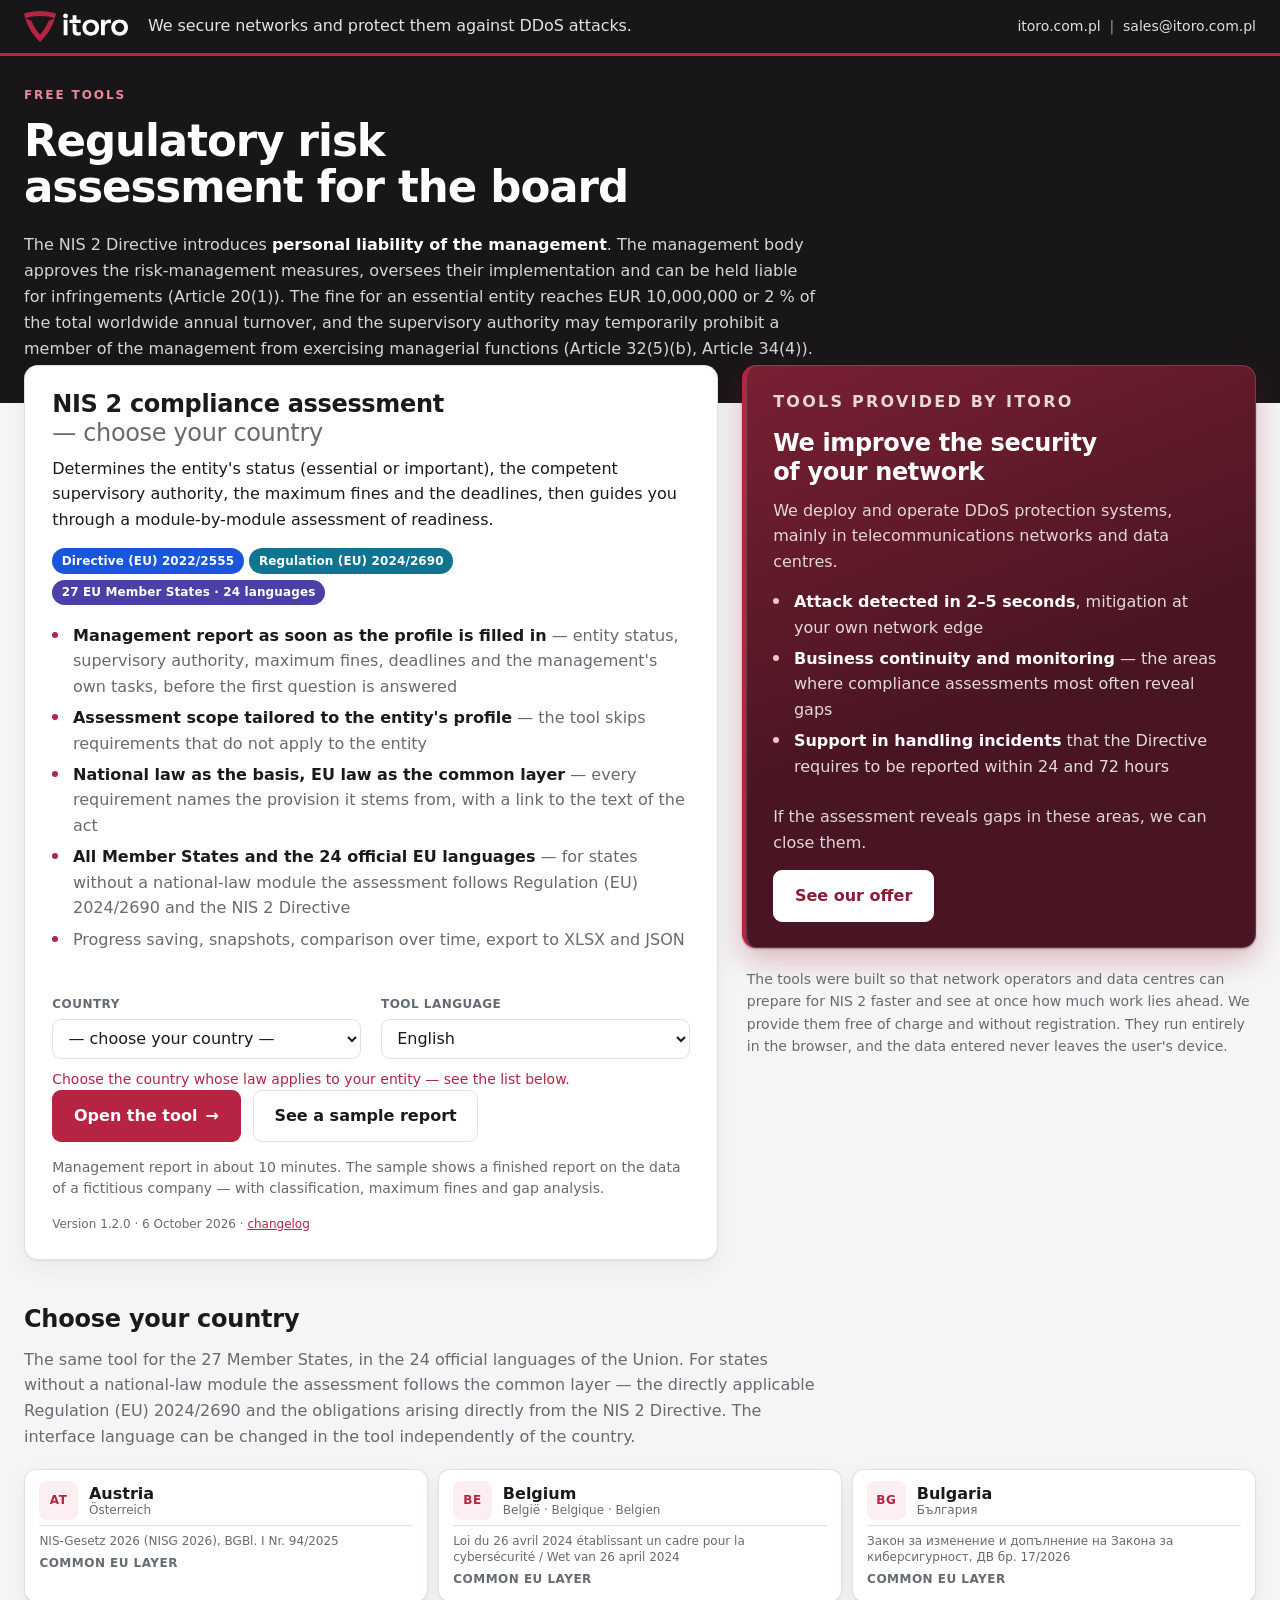
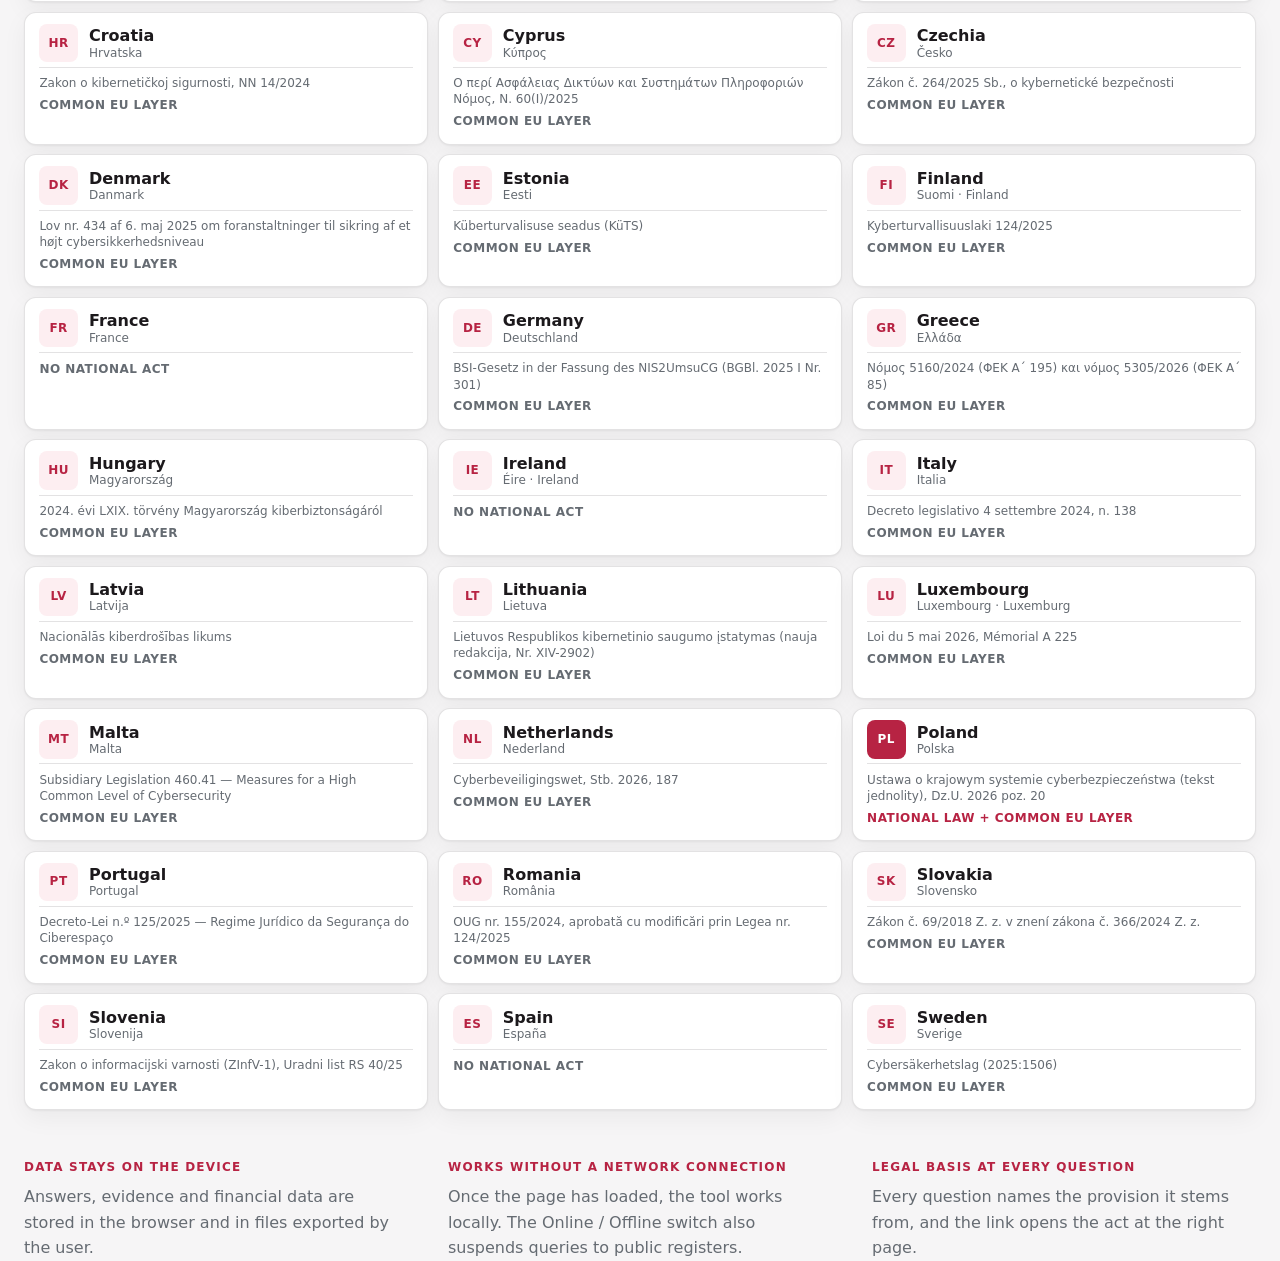
<file: index.html>
<!DOCTYPE html>
<html lang="en">
<head>
<meta charset="UTF-8">
<meta name="viewport" content="width=device-width, initial-scale=1.0">
<title>Free tools — ITORO</title>
<meta name="description" content="Free ITORO tools for network operators, data centres and public bodies. NIS 2 compliance self-assessment under the national law of all 27 EU Member States, running in the browser, no account needed.">
<!-- seo:start -->
<link rel="canonical" href="https://itoro.com.pl/narzedzia/">
<meta property="og:type" content="website">
<meta property="og:site_name" content="ITORO">
<meta property="og:title" content="NIS 2 compliance assessment — 27 EU Member States, 24 languages">
<meta property="og:description" content="Free self-assessment against the NIS 2 Directive and national law. Runs in the browser, no account, data stays on your device.">
<meta property="og:url" content="https://itoro.com.pl/narzedzia/">
<meta property="og:image" content="https://itoro.com.pl/narzedzia/obrazy/og-ocena-nis2.png">
<meta property="og:image:width" content="1200">
<meta property="og:image:height" content="630">
<meta name="twitter:card" content="summary_large_image">
<link rel="alternate" hreflang="bg" href="https://itoro.com.pl/narzedzia/?jezyk=bg">
<link rel="alternate" hreflang="cs" href="https://itoro.com.pl/narzedzia/?jezyk=cs">
<link rel="alternate" hreflang="da" href="https://itoro.com.pl/narzedzia/?jezyk=da">
<link rel="alternate" hreflang="de" href="https://itoro.com.pl/narzedzia/?jezyk=de">
<link rel="alternate" hreflang="el" href="https://itoro.com.pl/narzedzia/?jezyk=el">
<link rel="alternate" hreflang="en" href="https://itoro.com.pl/narzedzia/?jezyk=en">
<link rel="alternate" hreflang="es" href="https://itoro.com.pl/narzedzia/?jezyk=es">
<link rel="alternate" hreflang="et" href="https://itoro.com.pl/narzedzia/?jezyk=et">
<link rel="alternate" hreflang="fi" href="https://itoro.com.pl/narzedzia/?jezyk=fi">
<link rel="alternate" hreflang="fr" href="https://itoro.com.pl/narzedzia/?jezyk=fr">
<link rel="alternate" hreflang="ga" href="https://itoro.com.pl/narzedzia/?jezyk=ga">
<link rel="alternate" hreflang="hr" href="https://itoro.com.pl/narzedzia/?jezyk=hr">
<link rel="alternate" hreflang="hu" href="https://itoro.com.pl/narzedzia/?jezyk=hu">
<link rel="alternate" hreflang="it" href="https://itoro.com.pl/narzedzia/?jezyk=it">
<link rel="alternate" hreflang="lt" href="https://itoro.com.pl/narzedzia/?jezyk=lt">
<link rel="alternate" hreflang="lv" href="https://itoro.com.pl/narzedzia/?jezyk=lv">
<link rel="alternate" hreflang="mt" href="https://itoro.com.pl/narzedzia/?jezyk=mt">
<link rel="alternate" hreflang="nl" href="https://itoro.com.pl/narzedzia/?jezyk=nl">
<link rel="alternate" hreflang="pl" href="https://itoro.com.pl/narzedzia/?jezyk=pl">
<link rel="alternate" hreflang="pt" href="https://itoro.com.pl/narzedzia/?jezyk=pt">
<link rel="alternate" hreflang="ro" href="https://itoro.com.pl/narzedzia/?jezyk=ro">
<link rel="alternate" hreflang="sk" href="https://itoro.com.pl/narzedzia/?jezyk=sk">
<link rel="alternate" hreflang="sl" href="https://itoro.com.pl/narzedzia/?jezyk=sl">
<link rel="alternate" hreflang="sv" href="https://itoro.com.pl/narzedzia/?jezyk=sv">
<link rel="alternate" hreflang="x-default" href="https://itoro.com.pl/narzedzia/">
<script type="application/ld+json">
{
  "@context": "https://schema.org",
  "@type": "SoftwareApplication",
  "name": "NIS 2 compliance assessment",
  "alternateName": "Ocena zgodności z NIS 2",
  "applicationCategory": "BusinessApplication",
  "operatingSystem": "Web browser",
  "url": "https://itoro.com.pl/narzedzia/",
  "softwareVersion": "1.2.0",
  "inLanguage": [
    "bg",
    "cs",
    "da",
    "de",
    "el",
    "en",
    "es",
    "et",
    "fi",
    "fr",
    "ga",
    "hr",
    "hu",
    "it",
    "lt",
    "lv",
    "mt",
    "nl",
    "pl",
    "pt",
    "ro",
    "sk",
    "sl",
    "sv"
  ],
  "isAccessibleForFree": true,
  "offers": {
    "@type": "Offer",
    "price": "0",
    "priceCurrency": "EUR"
  },
  "author": {
    "@type": "Organization",
    "name": "ITORO",
    "url": "https://itoro.com.pl"
  },
  "description": "Free NIS 2 compliance self-assessment for all 27 EU Member States, in the 24 official EU languages. Runs entirely in the browser — no account, no server, no data leaving the device."
}
</script>
<!-- seo:end -->
<link rel="icon" href="/favicon.ico" sizes="any">
<link rel="icon" type="image/png" sizes="32x32" href="/favicon/favicon-32x32.png">
<link rel="icon" type="image/png" sizes="16x16" href="/favicon/favicon-16x16.png">
<link rel="apple-touch-icon" sizes="180x180" href="/favicon/apple-touch-icon.png">
<link rel="mask-icon" href="/favicon/safari-pinned-tab.svg" color="#191619">
<style>
/* ==========================================================
   ITORO — Darmowe narzędzia
   Kolorystyka i typografia zgodne z narzędziami, żeby przejście
   ze strony do aplikacji nie wyglądało na opuszczenie serwisu.
   Bez zewnętrznych zasobów: żadnych czcionek z CDN ani obcych skryptów.
   Skrypty są własne: landing/landing.js dobiera język i państwo do
   gościa (języki przeglądarki) i podmienia teksty ze słownika
   landing/napisy/<język>.js; statyczna treść poniżej jest angielską
   wersją bez wybranego państwa, generowaną przez skrypty/landing.py
   (nie edytować tekstów ręcznie). Skrypt na końcu składa adres poczty.

   Układ podporządkowany jednemu warunkowi: na Full HD narzędzie
   i informacja o ITORO mają być widoczne bez przewijania. Stąd
   nagłówek w dwóch kolumnach i pas z kartami wsunięty pod niego.
   ========================================================== */
:root {
    --marka: #B72343;
    /* Cztery stopnie pisma, te same co w narzędziu. */
    --f-drobny: .75rem;
    --f-pomocniczy: .875rem;
    --f-tekst: 1rem;
    --f-naglowek: 1.5rem;
    --marka-ciemna: #8E1A34;
    --marka-jasna: #fdeef1;
    --noc: #191619;
    --noc-2: #241f24;
    --tlo: #f6f5f6;
    --karta: #ffffff;
    --tekst: #1c191c;
    --tekst-2: #656b72;
    --linia: rgba(25, 22, 25, .12);
    --cien: 0 1px 2px rgba(25, 22, 25, .05), 0 8px 24px rgba(25, 22, 25, .05);
    --cien-uniesiony: 0 12px 32px rgba(25, 22, 25, .16);
    --itoro-tlo: #4a1522;
    --itoro-tlo-2: #7a2033;
    --font: system-ui, -apple-system, "Segoe UI", Roboto, "Helvetica Neue", Arial, sans-serif;
}

@media (prefers-color-scheme: dark) {
    :root {
        --marka: #ef5a78;
        --marka-jasna: #332026;
        --tlo: #161417;
        --karta: #1e1b21;
        --tekst: #ece9ee;
        --tekst-2: #b6afba;
        --linia: rgba(226, 220, 226, .18);
        --cien: 0 1px 2px rgba(0, 0, 0, .4), 0 8px 24px rgba(0, 0, 0, .25);
        --cien-uniesiony: 0 12px 32px rgba(0, 0, 0, .5);

        /* W motywie jasnym ciemny nagłówek jest kontrastem wobec strony.
           W ciemnym byłby trzecią czernią obok tła i kart — zamiast
           porządkować, rysowałby szew w poprzek ekranu. */
        --noc: var(--tlo);
        --noc-2: #26222b;
    }
}

*, *::before, *::after { box-sizing: border-box; }
body {
    margin: 0; font-family: var(--font); font-size: 16px; line-height: 1.6;
    background: var(--tlo); color: var(--tekst);
    -webkit-font-smoothing: antialiased;
}
a { color: var(--marka); }
img { max-width: 100%; display: block; }

.srodek { width: min(1320px, 100% - 3rem); margin-inline: auto; }
@media (max-width: 560px) { .srodek { width: min(1320px, 100% - 2rem); } }

/* Odnośnik pomijający nawigację, ujawniany dopiero tabulatorem. */
.pomin-nawigacje {
    position: absolute; left: .5rem; top: -3rem; z-index: 50;
    background: #B72343; color: #fff; font-weight: 600; text-decoration: none;
    padding: .55rem 1rem; border-radius: 0 0 8px 8px; transition: top .15s;
}
.pomin-nawigacje:focus { top: 0; }

/* ── PASEK GÓRNY ───────────────────────────────────────────
   Ta sama ciemna neutrala i ta sama karmazynowa linia, co w pasku
   narzędzia — przejście dalej ma być bezszwowe. */
.gora {
    background: var(--noc); border-bottom: 3px solid #B72343;
    padding: .7rem 0;
}
.gora-tresc { display: flex; align-items: center; gap: 1.25rem; }
.gora-opis {
    flex: 1 1 auto; min-width: 0; margin: 0;
    color: rgba(255,255,255,.88); font-size: var(--f-tekst); font-weight: 500;
    line-height: 1.3; letter-spacing: -.005em;
}
@media (max-width: 1200px) { .gora-opis { font-size: var(--f-tekst); } }
.gora-kontakt { display: flex; align-items: center; gap: .55rem; flex-shrink: 0; }
.gora-link { color: rgba(255,255,255,.86); text-decoration: none; font-size: var(--f-pomocniczy); white-space: nowrap; }
.gora-link:hover { color: #fff; text-decoration: underline; }
.gora-kreska { color: rgba(255,255,255,.55); font-size: var(--f-pomocniczy); }
.gora-kontakt .gora-link { font-size: var(--f-pomocniczy); }
@media (max-width: 620px) {
    .gora-kontakt { gap: .4rem; }
    .gora-kontakt .gora-link { font-size: var(--f-drobny); }
}
.logo { width: 104px; height: auto; flex-shrink: 0; }
@media (max-width: 860px) { .gora-opis { display: none; } .gora-tresc { justify-content: space-between; } }

/* ── NAGŁÓWEK ──────────────────────────────────────────────
   Tytuł na pełną szerokość, pod nim dwie kolumny: po lewej powód,
   dla którego zarząd ma to przeczytać, po prawej domknięcie myśli.
   Układ obok siebie zamiast jedno pod drugim skraca nagłówek o połowę
   i zostawia karty nad krawędzią ekranu. */
.hero { background: var(--noc); color: #fff; padding: 1.9rem 0 2.6rem; }
.nadtytul {
    font-size: var(--f-drobny); font-weight: 700; letter-spacing: .16em;
    text-transform: uppercase; color: #e8879a; margin: 0 0 .75rem;
}
.hero h1 {
    font-size: clamp(2.1rem, 3.4vw, 3.1rem); line-height: 1.06;
    letter-spacing: -.024em; font-weight: 700; margin: 0 0 .85rem;
    text-wrap: balance; max-width: 30ch;
}
.hero-odpowiedzialnosc {
    margin: 1.4rem 0 0; max-width: 78ch; font-size: clamp(1rem, 1.2vw, 1.08rem); line-height: 1.62;
    color: rgba(255,255,255,.82);
}
.hero strong { color: #fff; font-weight: 600; }

/* ── PAS KART ──────────────────────────────────────────────
   Narzędzie i ITORO obok siebie, wsunięte w nagłówek. Przy jednym
   narzędziu pusty kafel „wkrótce” byłby marnowaniem najlepszego
   miejsca na stronie — zajmuje je informacja o firmie. */
.pas { display: grid; gap: 1.5rem; margin: -2.4rem 0 0; align-items: start; grid-template-columns: minmax(0, 1fr); }
/* minmax(0, 1fr) także w jednej kolumnie: bez tego najdłuższa opcja listy
   państw rozpychała kartę na telefonie i strona przewijała się w bok. */
@media (min-width: 1100px) { .pas { grid-template-columns: minmax(0, 1.35fr) minmax(0, 1fr); } }

/* Prawa kolumna trzyma reklamę i akapit pod nią — dzięki temu tekst
   o pochodzeniu narzędzi wypełnia miejsce, które i tak zostawia
   krótsza karta ITORO obok wyższej karty narzędzia. */
.kolumna-prawa { display: flex; flex-direction: column; gap: 1.25rem; }
.pod-reklama {
    margin: 0; padding: 0 .3rem; font-size: var(--f-pomocniczy); line-height: 1.6;
    color: var(--tekst-2);
}

.karta {
    background: var(--karta); border: 1px solid var(--linia);
    border-radius: 14px; box-shadow: var(--cien);
    padding: 1.5rem 1.7rem 1.6rem;
    display: flex; flex-direction: column;
}
.karta h2 {
    font-size: var(--f-naglowek); line-height: 1.2; letter-spacing: -.014em;
    margin: 0 0 .5rem; text-wrap: balance;
}
.tytul-dopisek { font-weight: 400; color: var(--tekst-2); white-space: nowrap; }
.karta .wiodacy { font-size: var(--f-tekst); margin: 0 0 1rem; color: var(--tekst); }
.karta .drobne { font-size: var(--f-drobny); line-height: 1.45; color: var(--tekst-2); margin: 1rem 0 0; }

/* Karta narzędzia jest w całości klikalna: odsyłacz rozciąga się na
   cały kafel, a obramowanie, uniesienie i kursor mówią o tym wprost.
   Sam przycisk zostaje, bo bez niego nie widać, dokąd prowadzi. */
.karta-narzedzie { position: relative; cursor: pointer; transition: box-shadow .18s, transform .18s; }
.karta-narzedzie::before {
    content: ""; position: absolute; inset: -1px; border-radius: 14px;
    border: 2px solid transparent; pointer-events: none; transition: border-color .18s;
}
.karta-narzedzie:hover { box-shadow: var(--cien-uniesiony); transform: translateY(-3px); }
.karta-narzedzie:hover::before,
.karta-narzedzie:focus-within::before { border-color: var(--marka); }
.karta-narzedzie:hover .przycisk { background: var(--marka-ciemna); border-color: var(--marka-ciemna); }
.karta-narzedzie:hover .strzalka { transform: translateX(3px); }

.plakietki { display: flex; flex-wrap: wrap; gap: .35rem; margin: 0 0 1.1rem; }
.plakietka {
    font-size: var(--f-drobny); font-weight: 600; letter-spacing: .01em;
    color: #fff; padding: .2rem .6rem; border-radius: 20px;
}
/* Kolory identyczne jak warstwy wewnątrz narzędzia — to nie ozdoba,
   tylko ta sama legenda, którą użytkownik zobaczy po kliknięciu. */
.p-ksc  { background: #1a56db; }
.p-reg  { background: #0e7490; }
.p-pke  { background: #c2410c; }
.p-zal4 { background: #15803d; }
.p-ue   { background: #4b3fa8; }

.lista { margin: 0 0 1.2rem; padding: 0; list-style: none; }
.lista li {
    position: relative; padding-left: 1.3rem; margin-bottom: .35rem;
    font-size: var(--f-tekst); color: var(--tekst-2);
}
.lista li::before {
    content: ""; position: absolute; left: 0; top: .58em;
    width: 6px; height: 6px; border-radius: 50%; background: var(--marka);
}
.lista strong { color: var(--tekst); font-weight: 600; }

.akcje { margin-top: auto; display: flex; flex-wrap: wrap; gap: .75rem; align-items: center; }
.przycisk {
    display: inline-flex; align-items: center; gap: .5rem;
    background: #B72343; color: #fff; text-decoration: none;
    font-weight: 600; font-size: var(--f-tekst); padding: .78rem 1.3rem;
    border-radius: 9px; border: 1px solid #B72343;
    transition: background .15s, border-color .15s;
}
.przycisk:hover { background: var(--marka-ciemna); border-color: var(--marka-ciemna); }
.przycisk .strzalka { font-size: var(--f-tekst); line-height: 1; transition: transform .18s; }
/* Rozciągnięcie odsyłacza na całą kartę — klikalne jest wszystko,
   ale w drzewie dostępności pozostaje jeden odsyłacz z nazwą. */
.przycisk-rozciagniety::after { content: ""; position: absolute; inset: 0; border-radius: 14px; }
/* Drugi odsyłacz w karcie musi stać nad rozciągniętym tłem pierwszego,
   inaczej klik w „przykładowy raport” otwierałby narzędzie. */
.przycisk-drugi {
    background: transparent; color: var(--tekst);
    border-color: var(--linia); position: relative; z-index: 1;
}
.przycisk-drugi:hover { background: var(--marka-jasna); border-color: var(--marka); color: var(--marka); }
.karta-narzedzie:hover .przycisk-drugi { background: transparent; border-color: var(--linia); color: var(--tekst); }
.karta-narzedzie:hover .przycisk-drugi:hover { background: var(--marka-jasna); border-color: var(--marka); color: var(--marka); }

.czas { font-size: var(--f-pomocniczy); line-height: 1.5; color: var(--tekst-2); margin: .9rem 0 0; }
/* Elementy pod rozciągniętym odsyłaczem muszą stać wyżej w stosie,
   inaczej nie da się kliknąć listy zmian. */
.wersja { font-size: var(--f-drobny); color: var(--tekst-2); margin: 1rem 0 0; position: relative; z-index: 1; }

/* ── KARTA ITORO ───────────────────────────────────────────
   Reklama ma się odróżniać od kafelka narzędzia na pierwszy rzut oka,
   niezależnie od motywu. Kafelek narzędzia jest neutralny — biały albo
   grafitowy; reklama dostaje własną, karmazynową powierzchnię marki,
   tę samą w obu motywach. */
.karta-itoro {
    background: linear-gradient(158deg, var(--itoro-tlo-2) 0%, var(--itoro-tlo) 55%);
    color: #fff; border: 0; border-left: 4px solid #B72343;
    box-shadow: inset 0 0 0 1px rgba(247, 194, 204, .18),
                0 1px 2px rgba(0,0,0,.3), 0 12px 30px rgba(139, 26, 52, .28);
}
.karta-itoro h2 { color: #fff; font-size: var(--f-naglowek); margin-bottom: .7rem; }
.nadtytul-firmy {
    font-size: var(--f-drobny); font-weight: 700; letter-spacing: .14em;
    text-transform: uppercase; color: #f7c2cc; margin: 0 0 .5rem;
}
.karta-itoro p { color: rgba(255,255,255,.82); font-size: var(--f-tekst); margin: 0 0 .9rem; }
.karta-itoro strong { color: #fff; }
.karta-itoro .lista li { color: rgba(255,255,255,.84); }
.karta-itoro .lista li::before { background: #f7c2cc; }
.karta-itoro .lista strong { color: #fff; }
.karta-itoro .przycisk {
    background: #fff; border-color: #fff; color: #8E1A34;
}
.karta-itoro .przycisk:hover { background: #f4dde2; border-color: #f4dde2; color: #6f1428; }

/* ── PASEK FAKTÓW ──────────────────────────────────────────*/
.fakty {
    display: grid; gap: 1.6rem 2.5rem; margin: 3rem 0 0;
    grid-template-columns: repeat(auto-fit, minmax(240px, 1fr));
}
.fakt h3 {
    font-size: var(--f-drobny); font-weight: 700; letter-spacing: .1em; text-transform: uppercase;
    color: var(--marka); margin: 0 0 .45rem;
}
.fakt p { margin: 0; font-size: var(--f-tekst); color: var(--tekst-2); }

/* ── STOPKA ────────────────────────────────────────────────*/
.stopka {
    margin-top: 2.8rem; padding: 1.6rem 0 2.4rem;
    border-top: 1px solid var(--linia);
    font-size: var(--f-pomocniczy); color: var(--tekst-2);
}
.stopka p { margin: 0 0 .4rem; }
.stopka p:last-child { margin-bottom: 0; }

:where(a, button):focus-visible { outline: 3px solid var(--marka); outline-offset: 3px; }
@media (prefers-reduced-motion: reduce) {
    * { transition: none !important; }
    .karta-narzedzie:hover { transform: none; }
}
/* ── PAŃSTWA ───────────────────────────────────────────────
   Siatka 27 kafli zamiast mapy: mapa przyjdzie osobno, a lista
   z kodem państwa działa od razu i czyta się na każdej szerokości. */
.panstwa { margin: 2.5rem 0 0; }
.panstwa-glowa h2 { font-size: var(--f-naglowek); letter-spacing: -.01em; margin: 0 0 .5rem; }
.panstwa-glowa p { color: var(--tekst-2); max-width: 78ch; margin: 0 0 1.25rem; font-size: var(--f-tekst); }
/* Kafel państwa czyta się od góry: kto (kod i nazwy), czym jest związany
   (akt wdrażający), według czego biegnie ocena (warstwa). Nazwa ustawy
   stoi na całej szerokości kafla i mieści się w całości — urwana
   wielokropkiem mówiłaby mniej niż nic, bo akt poznaje się po numerze
   i roczniku, a te stoją na końcu. Stąd kolumny szersze niż przy samych
   nazwach państw. */
.panstwa-siatka {
    display: grid; gap: .6rem;
    grid-template-columns: repeat(auto-fill, minmax(310px, 1fr));
}
.panstwo-kafel {
    display: grid; grid-template-columns: auto 1fr;
    column-gap: .7rem; row-gap: .3rem; align-items: center; align-content: start;
    background: var(--karta); border: 1px solid var(--linia); border-radius: 12px;
    padding: .7rem .9rem .75rem; text-decoration: none; color: var(--tekst);
    box-shadow: var(--cien); transition: box-shadow .18s, transform .18s, border-color .18s;
}
.panstwo-kafel:hover { box-shadow: var(--cien-uniesiony); transform: translateY(-2px); border-color: var(--marka); }
.panstwo-kod {
    grid-row: 1; width: 2.4rem; height: 2.4rem; border-radius: 8px;
    display: grid; place-items: center; font-weight: 700; font-size: var(--f-drobny); letter-spacing: .04em;
    background: var(--marka-jasna); color: var(--marka);
}
.panstwo-nazwy { display: flex; flex-direction: column; line-height: 1.2; min-width: 0; }
.panstwo-nazwa { font-weight: 600; }
.panstwo-wlasna { font-size: var(--f-drobny); color: var(--tekst-2); }
.panstwo-akt {
    grid-column: 1 / -1; font-size: var(--f-drobny); color: var(--tekst-2);
    line-height: 1.35; hyphens: auto;
    border-top: 1px solid var(--linia); padding-top: .45rem;
}
.panstwo-stan {
    grid-column: 1 / -1; font-size: var(--f-drobny); font-weight: 600;
    letter-spacing: .04em; text-transform: uppercase; color: var(--tekst-2);
}
/* Państwo bez ustawy wdrażającej nie ma wiersza z aktem — kreska
   oddzielająca przechodzi wtedy na etykietę warstwy, żeby kafle
   zachowały ten sam rysunek. */
.panstwo-nazwy + .panstwo-stan { border-top: 1px solid var(--linia); padding-top: .45rem; }
.stan-gotowy .panstwo-stan { color: var(--marka); }
.stan-gotowy .panstwo-kod { background: var(--marka); color: #fff; }
/* ── WYBÓR PAŃSTWA I JĘZYKA ────────────────────────────────
   Dwa pola nad przyciskami: bez nich gość z Niemiec zobaczyłby polską
   ustawę, a listę państw dopiero po przewinięciu. Pola stoją nad
   rozciągniętym odsyłaczem karty (z-index), jak przycisk drugi. */
.wybor { display: flex; flex-wrap: wrap; gap: .75rem 1.25rem; margin: 1.1rem 0 0; position: relative; z-index: 1; }
.wybor-pole { display: flex; flex-direction: column; gap: .3rem; font-size: var(--f-drobny); font-weight: 600; letter-spacing: .04em; text-transform: uppercase; color: var(--tekst-2); flex: 1 1 200px; }
.wybor-pole select {
    font: inherit; font-size: var(--f-tekst); font-weight: 500; letter-spacing: 0; text-transform: none;
    color: var(--tekst); background: var(--karta); border: 1px solid var(--linia); border-radius: 9px;
    padding: .55rem .7rem; min-width: 0; width: 100%; max-width: 100%;
}
.wybor-pole select:focus { outline: 2px solid var(--marka); outline-offset: 1px; }
.wybor-stan { font-size: var(--f-pomocniczy); line-height: 1.5; color: var(--tekst-2); margin: .6rem 0 0; position: relative; z-index: 1; }
.wybor-stan.stan-gotowy, .wybor-stan.stan-wybierz { color: var(--marka); }
.panstwo-wybrane { border-color: var(--marka); box-shadow: 0 0 0 2px var(--marka-jasna); }
/* Na czas dogrywania słownika strona jest niewidoczna, żeby polska
   treść nie mignęła przed tłumaczeniem; bezpiecznik w landing.js. */
html.tlumacze body { visibility: hidden; }
</style>
<script src="ocena/core/panstwa.js"></script>
<script src="ocena/core/wersja.js"></script>
<script src="landing/nazwy.js"></script>
<script src="landing/akty.js"></script>
<script src="landing/landing.js"></script>
<script>LANDING.start();</script>
</head>
<body>

<a class="pomin-nawigacje" href="#tresc" data-n="pomin">Skip to content</a>

<header class="gora">
  <div class="srodek gora-tresc">
    <a href="https://itoro.com.pl" aria-label="ITORO — home page" data-n-attr="aria-label:logoAria">
      <img class="logo" src="obrazy/itoro-logo.svg" alt="ITORO">
    </a>
    <p class="gora-opis" data-n="goraOpis">We secure networks and protect them against DDoS attacks.</p>
    <div class="gora-kontakt">
      <a class="gora-link" href="https://itoro.com.pl">itoro.com.pl</a>
      <span class="gora-kreska" aria-hidden="true">|</span>
      <!-- Adres poczty nie występuje w kodzie strony w postaci jawnej —
           składa go skrypt z dwóch odwróconych fragmentów. Bez JavaScriptu
           widoczna jest wersja opisowa. -->
      <span class="poczta" data-a="selas" data-b="lp.moc.oroti"><noscript>kontakt przez itoro.com.pl</noscript></span>
    </div>
  </div>
</header>

<section class="hero">
  <div class="srodek">
    <p class="nadtytul" data-n="nadtytul">Free tools</p>
    <h1 data-n="h1">Regulatory risk assessment for the board</h1>

    <p class="hero-odpowiedzialnosc" data-n="hero">The NIS 2 Directive introduces <strong>personal liability of the management</strong>. The management body approves the risk-management measures, oversees their implementation and can be held liable for infringements (Article 20(1)). The fine for an essential entity reaches EUR&nbsp;10,000,000 or 2&nbsp;% of the total worldwide annual turnover, and the supervisory authority may temporarily prohibit a member of the management from exercising managerial functions (Article 32(5)(b), Article 34(4)).</p>
  </div>
</section>

<main class="srodek" id="tresc">

  <div class="pas">

    <article class="karta karta-narzedzie">
      <h2 data-n="kartaTytul">NIS 2 compliance assessment <span class="tytul-dopisek">— choose your country</span></h2>
      <p class="wiodacy" data-n="wiodacy">Determines the entity's status (essential or important), the competent supervisory authority, the maximum fines and the deadlines, then guides you through a module-by-module assessment of readiness.</p>

      <div class="plakietki" data-lista-plakietki="plakietki"><span class="plakietka p-ksc">Directive (EU) 2022/2555</span><span class="plakietka p-reg">Regulation (EU) 2024/2690</span><span class="plakietka p-ue">27 EU Member States · 24 languages</span></div>

      <ul class="lista" data-lista="punkty"><li><strong>Management report as soon as the profile is filled in</strong> — entity status, supervisory authority, maximum fines, deadlines and the management's own tasks, before the first question is answered</li><li><strong>Assessment scope tailored to the entity's profile</strong> — the tool skips requirements that do not apply to the entity</li><li><strong>National law as the basis, EU law as the common layer</strong> — every requirement names the provision it stems from, with a link to the text of the act</li><li><strong>All Member States and the 24 official EU languages</strong> — for states without a national-law module the assessment follows Regulation (EU) 2024/2690 and the NIS&nbsp;2 Directive</li><li>Progress saving, snapshots, comparison over time, export to XLSX and JSON</li></ul>

      <div class="wybor">
        <label class="wybor-pole"><span data-n="wyborPanstwo">Country</span>
          <select id="wyborPanstwo"><option value="" selected>— choose your country —</option></select></label>
        <label class="wybor-pole"><span data-n="wyborJezyk">Tool language</span>
          <select id="wyborJezyk"><option value="en" selected>English</option></select></label>
      </div>
      <p class="wybor-stan stan-wybierz" id="wyborStan">Choose the country whose law applies to your entity — see the list below.</p>

      <div class="akcje">
        <a class="przycisk przycisk-rozciagniety" href="#panstwa-tytul" data-narzedzie=""><span data-n="otworz">Open the tool</span> <span class="strzalka" aria-hidden="true">&rarr;</span></a>
        <a class="przycisk przycisk-drugi" href="#panstwa-tytul" data-narzedzie="&amp;przyklad=1" data-n="przyklad">See a sample report</a>
      </div>
      <p class="czas" data-n="czas">Management report in about 10 minutes. The sample shows a finished report on the data of a fictitious company — with classification, maximum fines and gap analysis.</p>

      <p class="wersja" id="wersjaStrony">Version 1.2.0 · 6 October 2026 · <a href="ocena/zmiany.html">changelog</a></p>
    </article>

    <div class="kolumna-prawa">
      <aside class="karta karta-itoro">
        <p class="nadtytul-firmy" data-n="itoroNad">Tools provided by ITORO</p>
        <h2 data-n="itoroH2">We improve the security of your network</h2>
        <p data-n="itoroP1">We deploy and operate DDoS protection systems, mainly in telecommunications networks and data centres.</p>
        <ul class="lista" data-lista="itoroPunkty"><li><strong>Attack detected in 2–5 seconds</strong>, mitigation at your own network edge</li><li><strong>Business continuity and monitoring</strong> — the areas where compliance assessments most often reveal gaps</li><li><strong>Support in handling incidents</strong> that the Directive requires to be reported within 24 and 72 hours</li></ul>
        <p data-n="itoroP2">If the assessment reveals gaps in these areas, we can close them.</p>
        <div class="akcje">
          <a class="przycisk" href="https://itoro.com.pl" data-n="oferta">See our offer</a>
        </div>
      </aside>

      <p class="pod-reklama" data-n="podReklama">The tools were built so that network operators and data centres can prepare for NIS 2 faster and see at once how much work lies ahead. We provide them free of charge and without registration. They run entirely in the browser, and the data entered never leaves the user's device.</p>
    </div>

  </div>

<!-- panstwa:start -->
  <section class="panstwa" aria-labelledby="panstwa-tytul">
    <div class="panstwa-glowa">
      <h2 id="panstwa-tytul" data-n="panstwaH2">Choose your country</h2>
      <p data-n="panstwaP">The same tool for the 27 Member States, in the 24 official languages of the Union. For states without a national-law module the assessment follows the common layer — the directly applicable Regulation (EU) 2024/2690 and the obligations arising directly from the NIS&nbsp;2 Directive. The interface language can be changed in the tool independently of the country.</p>
    </div>
    <div class="panstwa-siatka">
      <a class="panstwo-kafel stan-wspolna" href="ocena/index.html?panstwo=AT&amp;jezyk=en" data-panstwo="AT">
        <span class="panstwo-kod" aria-hidden="true">AT</span>
        <span class="panstwo-nazwy"><span class="panstwo-nazwa">Austria</span><span class="panstwo-wlasna">Österreich</span></span>
        <span class="panstwo-akt">NIS-Gesetz 2026 (NISG 2026), BGBl. I Nr. 94/2025</span>
        <span class="panstwo-stan">common EU layer</span>
      </a>
      <a class="panstwo-kafel stan-wspolna" href="ocena/index.html?panstwo=BE&amp;jezyk=en" data-panstwo="BE">
        <span class="panstwo-kod" aria-hidden="true">BE</span>
        <span class="panstwo-nazwy"><span class="panstwo-nazwa">Belgium</span><span class="panstwo-wlasna">België · Belgique · Belgien</span></span>
        <span class="panstwo-akt">Loi du 26 avril 2024 établissant un cadre pour la cybersécurité / Wet van 26 april 2024</span>
        <span class="panstwo-stan">common EU layer</span>
      </a>
      <a class="panstwo-kafel stan-wspolna" href="ocena/index.html?panstwo=BG&amp;jezyk=en" data-panstwo="BG">
        <span class="panstwo-kod" aria-hidden="true">BG</span>
        <span class="panstwo-nazwy"><span class="panstwo-nazwa">Bulgaria</span><span class="panstwo-wlasna">България</span></span>
        <span class="panstwo-akt">Закон за изменение и допълнение на Закона за киберсигурност, ДВ бр. 17/2026</span>
        <span class="panstwo-stan">common EU layer</span>
      </a>
      <a class="panstwo-kafel stan-wspolna" href="ocena/index.html?panstwo=HR&amp;jezyk=en" data-panstwo="HR">
        <span class="panstwo-kod" aria-hidden="true">HR</span>
        <span class="panstwo-nazwy"><span class="panstwo-nazwa">Croatia</span><span class="panstwo-wlasna">Hrvatska</span></span>
        <span class="panstwo-akt">Zakon o kibernetičkoj sigurnosti, NN 14/2024</span>
        <span class="panstwo-stan">common EU layer</span>
      </a>
      <a class="panstwo-kafel stan-wspolna" href="ocena/index.html?panstwo=CY&amp;jezyk=en" data-panstwo="CY">
        <span class="panstwo-kod" aria-hidden="true">CY</span>
        <span class="panstwo-nazwy"><span class="panstwo-nazwa">Cyprus</span><span class="panstwo-wlasna">Κύπρος</span></span>
        <span class="panstwo-akt">Ο περί Ασφάλειας Δικτύων και Συστημάτων Πληροφοριών Νόμος, Ν. 60(Ι)/2025</span>
        <span class="panstwo-stan">common EU layer</span>
      </a>
      <a class="panstwo-kafel stan-wspolna" href="ocena/index.html?panstwo=CZ&amp;jezyk=en" data-panstwo="CZ">
        <span class="panstwo-kod" aria-hidden="true">CZ</span>
        <span class="panstwo-nazwy"><span class="panstwo-nazwa">Czechia</span><span class="panstwo-wlasna">Česko</span></span>
        <span class="panstwo-akt">Zákon č. 264/2025 Sb., o kybernetické bezpečnosti</span>
        <span class="panstwo-stan">common EU layer</span>
      </a>
      <a class="panstwo-kafel stan-wspolna" href="ocena/index.html?panstwo=DK&amp;jezyk=en" data-panstwo="DK">
        <span class="panstwo-kod" aria-hidden="true">DK</span>
        <span class="panstwo-nazwy"><span class="panstwo-nazwa">Denmark</span><span class="panstwo-wlasna">Danmark</span></span>
        <span class="panstwo-akt">Lov nr. 434 af 6. maj 2025 om foranstaltninger til sikring af et højt cybersikkerhedsniveau</span>
        <span class="panstwo-stan">common EU layer</span>
      </a>
      <a class="panstwo-kafel stan-wspolna" href="ocena/index.html?panstwo=EE&amp;jezyk=en" data-panstwo="EE">
        <span class="panstwo-kod" aria-hidden="true">EE</span>
        <span class="panstwo-nazwy"><span class="panstwo-nazwa">Estonia</span><span class="panstwo-wlasna">Eesti</span></span>
        <span class="panstwo-akt">Küberturvalisuse seadus (KüTS)</span>
        <span class="panstwo-stan">common EU layer</span>
      </a>
      <a class="panstwo-kafel stan-wspolna" href="ocena/index.html?panstwo=FI&amp;jezyk=en" data-panstwo="FI">
        <span class="panstwo-kod" aria-hidden="true">FI</span>
        <span class="panstwo-nazwy"><span class="panstwo-nazwa">Finland</span><span class="panstwo-wlasna">Suomi · Finland</span></span>
        <span class="panstwo-akt">Kyberturvallisuuslaki 124/2025</span>
        <span class="panstwo-stan">common EU layer</span>
      </a>
      <a class="panstwo-kafel stan-brak" href="ocena/index.html?panstwo=FR&amp;jezyk=en" data-panstwo="FR">
        <span class="panstwo-kod" aria-hidden="true">FR</span>
        <span class="panstwo-nazwy"><span class="panstwo-nazwa">France</span><span class="panstwo-wlasna">France</span></span>
        <span class="panstwo-stan">no national act</span>
      </a>
      <a class="panstwo-kafel stan-wspolna" href="ocena/index.html?panstwo=DE&amp;jezyk=en" data-panstwo="DE">
        <span class="panstwo-kod" aria-hidden="true">DE</span>
        <span class="panstwo-nazwy"><span class="panstwo-nazwa">Germany</span><span class="panstwo-wlasna">Deutschland</span></span>
        <span class="panstwo-akt">BSI-Gesetz in der Fassung des NIS2UmsuCG (BGBl. 2025 I Nr. 301)</span>
        <span class="panstwo-stan">common EU layer</span>
      </a>
      <a class="panstwo-kafel stan-wspolna" href="ocena/index.html?panstwo=GR&amp;jezyk=en" data-panstwo="GR">
        <span class="panstwo-kod" aria-hidden="true">GR</span>
        <span class="panstwo-nazwy"><span class="panstwo-nazwa">Greece</span><span class="panstwo-wlasna">Ελλάδα</span></span>
        <span class="panstwo-akt">Νόμος 5160/2024 (ΦΕΚ Α΄ 195) και νόμος 5305/2026 (ΦΕΚ Α΄ 85)</span>
        <span class="panstwo-stan">common EU layer</span>
      </a>
      <a class="panstwo-kafel stan-wspolna" href="ocena/index.html?panstwo=HU&amp;jezyk=en" data-panstwo="HU">
        <span class="panstwo-kod" aria-hidden="true">HU</span>
        <span class="panstwo-nazwy"><span class="panstwo-nazwa">Hungary</span><span class="panstwo-wlasna">Magyarország</span></span>
        <span class="panstwo-akt">2024. évi LXIX. törvény Magyarország kiberbiztonságáról</span>
        <span class="panstwo-stan">common EU layer</span>
      </a>
      <a class="panstwo-kafel stan-brak" href="ocena/index.html?panstwo=IE&amp;jezyk=en" data-panstwo="IE">
        <span class="panstwo-kod" aria-hidden="true">IE</span>
        <span class="panstwo-nazwy"><span class="panstwo-nazwa">Ireland</span><span class="panstwo-wlasna">Éire · Ireland</span></span>
        <span class="panstwo-stan">no national act</span>
      </a>
      <a class="panstwo-kafel stan-wspolna" href="ocena/index.html?panstwo=IT&amp;jezyk=en" data-panstwo="IT">
        <span class="panstwo-kod" aria-hidden="true">IT</span>
        <span class="panstwo-nazwy"><span class="panstwo-nazwa">Italy</span><span class="panstwo-wlasna">Italia</span></span>
        <span class="panstwo-akt">Decreto legislativo 4 settembre 2024, n. 138</span>
        <span class="panstwo-stan">common EU layer</span>
      </a>
      <a class="panstwo-kafel stan-wspolna" href="ocena/index.html?panstwo=LV&amp;jezyk=en" data-panstwo="LV">
        <span class="panstwo-kod" aria-hidden="true">LV</span>
        <span class="panstwo-nazwy"><span class="panstwo-nazwa">Latvia</span><span class="panstwo-wlasna">Latvija</span></span>
        <span class="panstwo-akt">Nacionālās kiberdrošības likums</span>
        <span class="panstwo-stan">common EU layer</span>
      </a>
      <a class="panstwo-kafel stan-wspolna" href="ocena/index.html?panstwo=LT&amp;jezyk=en" data-panstwo="LT">
        <span class="panstwo-kod" aria-hidden="true">LT</span>
        <span class="panstwo-nazwy"><span class="panstwo-nazwa">Lithuania</span><span class="panstwo-wlasna">Lietuva</span></span>
        <span class="panstwo-akt">Lietuvos Respublikos kibernetinio saugumo įstatymas (nauja redakcija, Nr. XIV-2902)</span>
        <span class="panstwo-stan">common EU layer</span>
      </a>
      <a class="panstwo-kafel stan-wspolna" href="ocena/index.html?panstwo=LU&amp;jezyk=en" data-panstwo="LU">
        <span class="panstwo-kod" aria-hidden="true">LU</span>
        <span class="panstwo-nazwy"><span class="panstwo-nazwa">Luxembourg</span><span class="panstwo-wlasna">Luxembourg · Luxemburg</span></span>
        <span class="panstwo-akt">Loi du 5 mai 2026, Mémorial A 225</span>
        <span class="panstwo-stan">common EU layer</span>
      </a>
      <a class="panstwo-kafel stan-wspolna" href="ocena/index.html?panstwo=MT&amp;jezyk=en" data-panstwo="MT">
        <span class="panstwo-kod" aria-hidden="true">MT</span>
        <span class="panstwo-nazwy"><span class="panstwo-nazwa">Malta</span><span class="panstwo-wlasna">Malta</span></span>
        <span class="panstwo-akt">Subsidiary Legislation 460.41 — Measures for a High Common Level of Cybersecurity</span>
        <span class="panstwo-stan">common EU layer</span>
      </a>
      <a class="panstwo-kafel stan-wspolna" href="ocena/index.html?panstwo=NL&amp;jezyk=en" data-panstwo="NL">
        <span class="panstwo-kod" aria-hidden="true">NL</span>
        <span class="panstwo-nazwy"><span class="panstwo-nazwa">Netherlands</span><span class="panstwo-wlasna">Nederland</span></span>
        <span class="panstwo-akt">Cyberbeveiligingswet, Stb. 2026, 187</span>
        <span class="panstwo-stan">common EU layer</span>
      </a>
      <a class="panstwo-kafel stan-gotowy" href="ocena/index.html?panstwo=PL&amp;jezyk=en" data-panstwo="PL">
        <span class="panstwo-kod" aria-hidden="true">PL</span>
        <span class="panstwo-nazwy"><span class="panstwo-nazwa">Poland</span><span class="panstwo-wlasna">Polska</span></span>
        <span class="panstwo-akt">Ustawa o krajowym systemie cyberbezpieczeństwa (tekst jednolity), Dz.U. 2026 poz. 20</span>
        <span class="panstwo-stan">national law + common EU layer</span>
      </a>
      <a class="panstwo-kafel stan-wspolna" href="ocena/index.html?panstwo=PT&amp;jezyk=en" data-panstwo="PT">
        <span class="panstwo-kod" aria-hidden="true">PT</span>
        <span class="panstwo-nazwy"><span class="panstwo-nazwa">Portugal</span><span class="panstwo-wlasna">Portugal</span></span>
        <span class="panstwo-akt">Decreto-Lei n.º 125/2025 — Regime Jurídico da Segurança do Ciberespaço</span>
        <span class="panstwo-stan">common EU layer</span>
      </a>
      <a class="panstwo-kafel stan-wspolna" href="ocena/index.html?panstwo=RO&amp;jezyk=en" data-panstwo="RO">
        <span class="panstwo-kod" aria-hidden="true">RO</span>
        <span class="panstwo-nazwy"><span class="panstwo-nazwa">Romania</span><span class="panstwo-wlasna">România</span></span>
        <span class="panstwo-akt">OUG nr. 155/2024, aprobată cu modificări prin Legea nr. 124/2025</span>
        <span class="panstwo-stan">common EU layer</span>
      </a>
      <a class="panstwo-kafel stan-wspolna" href="ocena/index.html?panstwo=SK&amp;jezyk=en" data-panstwo="SK">
        <span class="panstwo-kod" aria-hidden="true">SK</span>
        <span class="panstwo-nazwy"><span class="panstwo-nazwa">Slovakia</span><span class="panstwo-wlasna">Slovensko</span></span>
        <span class="panstwo-akt">Zákon č. 69/2018 Z. z. v znení zákona č. 366/2024 Z. z.</span>
        <span class="panstwo-stan">common EU layer</span>
      </a>
      <a class="panstwo-kafel stan-wspolna" href="ocena/index.html?panstwo=SI&amp;jezyk=en" data-panstwo="SI">
        <span class="panstwo-kod" aria-hidden="true">SI</span>
        <span class="panstwo-nazwy"><span class="panstwo-nazwa">Slovenia</span><span class="panstwo-wlasna">Slovenija</span></span>
        <span class="panstwo-akt">Zakon o informacijski varnosti (ZInfV-1), Uradni list RS 40/25</span>
        <span class="panstwo-stan">common EU layer</span>
      </a>
      <a class="panstwo-kafel stan-brak" href="ocena/index.html?panstwo=ES&amp;jezyk=en" data-panstwo="ES">
        <span class="panstwo-kod" aria-hidden="true">ES</span>
        <span class="panstwo-nazwy"><span class="panstwo-nazwa">Spain</span><span class="panstwo-wlasna">España</span></span>
        <span class="panstwo-stan">no national act</span>
      </a>
      <a class="panstwo-kafel stan-wspolna" href="ocena/index.html?panstwo=SE&amp;jezyk=en" data-panstwo="SE">
        <span class="panstwo-kod" aria-hidden="true">SE</span>
        <span class="panstwo-nazwy"><span class="panstwo-nazwa">Sweden</span><span class="panstwo-wlasna">Sverige</span></span>
        <span class="panstwo-akt">Cybersäkerhetslag (2025:1506)</span>
        <span class="panstwo-stan">common EU layer</span>
      </a>
    </div>
  </section>
<!-- panstwa:end -->

  <section class="fakty" data-lista="fakty"><div class="fakt"><h3>Data stays on the device</h3><p>Answers, evidence and financial data are stored in the browser and in files exported by the user.</p></div><div class="fakt"><h3>Works without a network connection</h3><p>Once the page has loaded, the tool works locally. The Online / Offline switch also suspends queries to public registers.</p></div><div class="fakt"><h3>Legal basis at every question</h3><p>Every question names the provision it stems from, and the link opens the act at the right page.</p></div></section>

</main>

<script>
/* Adresy poczty zbierane ze stron to najprostszy łup dla robotów
   spamowych, dlatego w kodzie nie ma go w całości: są dwa odwrócone
   fragmenty, które łączy dopiero przeglądarka. Zatrzymuje to zbieracze
   czytające sam kod strony — nie zatrzyma kogoś, kto uruchomi
   przeglądarkę, ale takich jest nieporównanie mniej. */
(function () {
    var pole = document.querySelector('.poczta');
    if (!pole) return;
    var odwroc = function (t) { return t.split('').reverse().join(''); };
    var adres = odwroc(pole.dataset.a) + String.fromCharCode(64) + odwroc(pole.dataset.b);
    var link = document.createElement('a');
    link.className = 'gora-link poczta';
    link.href = String.fromCharCode(109, 97, 105, 108, 116, 111, 58) + adres;
    link.textContent = adres;
    link.rel = 'nofollow';
    pole.replaceWith(link);
})();
</script>

</body>
</html>
</file>
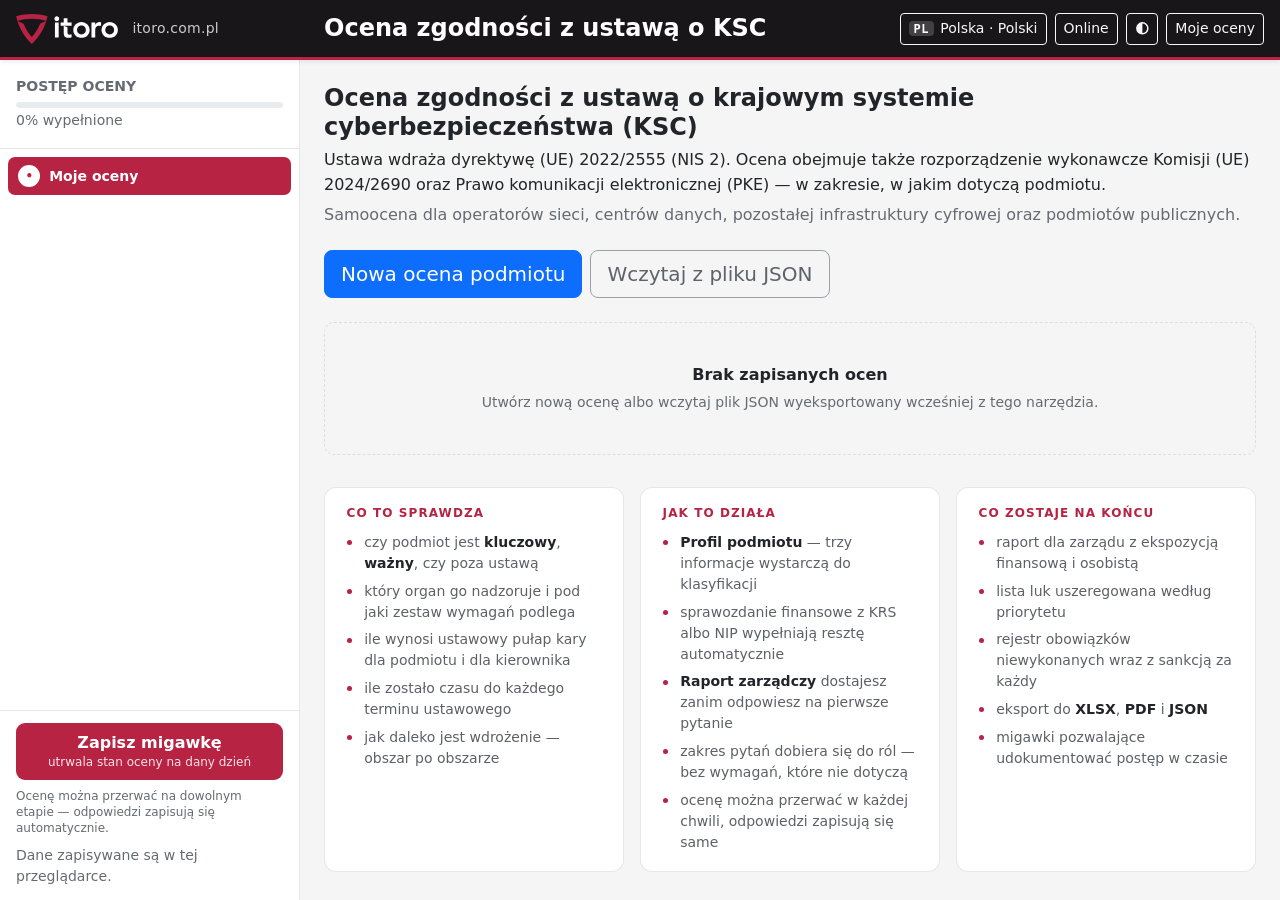
<file: ocena/index.html>
<!DOCTYPE html>
<html lang="pl" data-bs-theme="light">
<head>
<meta charset="UTF-8">
<meta name="viewport" content="width=device-width, initial-scale=1.0">
<title data-napis="html.1">ITORO — Ocena zgodności z ustawą o KSC (wdrożenie NIS 2)</title>
<!-- seo:start -->
<link rel="canonical" href="https://itoro.com.pl/narzedzia/ocena/">
<meta property="og:type" content="website">
<meta property="og:site_name" content="ITORO">
<meta property="og:title" content="NIS 2 compliance assessment">
<meta property="og:description" content="Entity status, supervisory authority, maximum fines, statutory deadlines and a gap analysis — in your country's law, in your language.">
<meta property="og:url" content="https://itoro.com.pl/narzedzia/ocena/">
<meta property="og:image" content="https://itoro.com.pl/narzedzia/obrazy/og-ocena-nis2.png">
<meta name="twitter:card" content="summary_large_image">
<!-- seo:end -->
<link rel="icon" href="/favicon.ico" sizes="any">
<link rel="icon" type="image/png" sizes="32x32" href="/favicon/favicon-32x32.png">
<link rel="icon" type="image/png" sizes="16x16" href="/favicon/favicon-16x16.png">
<link rel="apple-touch-icon" sizes="180x180" href="/favicon/apple-touch-icon.png">
<link rel="mask-icon" href="/favicon/safari-pinned-tab.svg" color="#191619">
<link href="vendor/bootstrap.min.css" rel="stylesheet">
<link href="styles.css" rel="stylesheet">
</head>
<body>

<a class="pomin-nawigacje" href="#obszarTresci" data-napis="html.2">Przejdź do treści</a>

<nav class="navbar navbar-expand-lg navbar-dark bg-marka fixed-top shadow-sm">
  <div class="pasek-gorny">
    <!-- Blok marki ma szerokość panelu bocznego, dzięki czemu tytuł
         narzędzia zaczyna się dokładnie tam, gdzie kolumna treści. -->
    <div class="pasek-marka">
      <a href="#" onclick="doStartu();return false;" title="Lista ocen" data-napis-title="html.110" class="flex-shrink-0">
        <img src="obrazy/itoro-logo.svg" alt="ITORO" class="logo-itoro">
      </a>
      <a class="link-itoro" href="https://itoro.com.pl" target="_blank" rel="noopener noreferrer">itoro.com.pl</a>
    </div>

    <span class="tytul-narzedzia"><span data-napis="html.tytulNaglowka">Ocena zgodności z ustawą o KSC</span> <span class="tytul-dopisek" data-napis="html.3">— wdrożenie NIS&nbsp;2</span></span>


    <div class="pasek-przyciski">
      <button class="btn btn-outline-light btn-sm d-lg-none" onclick="przelaczPanel()"
              title="Pokaż postęp oceny" data-napis-title="html.111" aria-label="Pokaż postęp oceny" data-napis-aria-label="html.111">
        <svg class="ikona" viewBox="0 0 16 16" aria-hidden="true" focusable="false">
          <path d="M1.5 3h13M1.5 8h13M1.5 13h13" fill="none" stroke="currentColor" stroke-width="1.6" stroke-linecap="round"/>
        </svg>
      </button>
      <button class="btn btn-outline-light btn-sm btn-wybor" id="wyborPanstwa" type="button"></button>
      <button class="btn btn-outline-light btn-sm btn-offline" id="btnOffline" onclick="przelaczTrybOffline()">Online</button>
      <button class="btn btn-outline-light btn-sm" id="btnMotyw" onclick="przelaczMotyw()"
              title="Tryb jasny / ciemny" data-napis-title="html.112" aria-label="Przełącz tryb jasny lub ciemny" data-napis-aria-label="html.113">
        <svg class="ikona" viewBox="0 0 16 16" aria-hidden="true" focusable="false">
          <circle cx="8" cy="8" r="6" fill="none" stroke="currentColor" stroke-width="1.6"/>
          <path id="ikonaMotywu" d="M8 2a6 6 0 000 12z" fill="currentColor"/>
        </svg>
      </button>
      <button class="btn btn-outline-light btn-sm btn-moje-oceny" onclick="doStartu()" title="Lista ocen" data-napis-title="html.110" data-napis="html.4">Moje oceny</button>
    </div>
  </div>
</nav>

<div class="uklad">
  <aside class="panel-boczny" id="panelBoczny">
    <div class="panel-naglowek">
      <!-- Nazwa ocenianego podmiotu. Stała w pasku górnym, ale tam między
           tytułem a przyciskami zostawało jej kilkanaście znaków i urywała
           się wielokropkiem; w panelu mieści się w całości, w razie potrzeby
           w dwóch wierszach. -->
      <div class="nazwa-podmiotu" id="plakietkaOceny"></div>
      <div class="text-uppercase small fw-bold text-secondary mb-1" data-napis="html.5">Postęp oceny</div>
      <div class="progress" style="height:6px;"><div class="progress-bar bg-success" id="postepOgolny" style="width:0%"></div></div>
      <small class="text-secondary" id="postepTekst" data-napis="html.6">0% wypełnione</small>
    </div>
    <nav class="nawigacja-krokow" id="nawigacjaKrokow" tabindex="0"></nav>
    <div class="panel-stopka">
      <button class="btn btn-migawka w-100 mb-2" onclick="zapiszMigawkeUI()"
              title="Migawkę można zapisać na dowolnym etapie, bez konieczności ukończenia modułu. Odpowiedzi zapisują się automatycznie po każdej zmianie; migawka utrwala dodatkowo stan na dany dzień wraz z notatką, co pozwala udokumentować postęp wdrożenia." data-napis-title="html.114" data-napis-html="html.93">
        <span class="btn-migawka-tytul">Zapisz migawkę</span>
        <span class="btn-migawka-opis">utrwala stan oceny na dany dzień</span>
      </button>
      <small class="text-secondary d-block mb-2 podpowiedz-przerwania" data-napis="html.9">
        Ocenę można przerwać na dowolnym etapie — odpowiedzi zapisują się automatycznie.
      </small>
      <small class="text-secondary d-block" id="infoZapisu"></small>
    </div>
  </aside>

  <main class="obszar-tresci" id="obszarTresci">

    <!-- PASEK KROKU: przyklejony u góry, żeby przejście dalej było
         zawsze pod ręką, także na długich ekranach -->
    <div class="pasek-kroku" id="pasekKroku">
      <div class="pasek-kroku-tresc">
        <button class="btn btn-krok btn-krok-wstecz" id="btnWsteczGora" onclick="poprzedniKrok()">
          <span class="strzalka" aria-hidden="true">&#8592;</span><span class="etykieta" id="etykietaWstecz" data-napis="app.wstecz">Wstecz</span>
        </button>
        <div class="pasek-kroku-opis">
          <span class="pasek-kroku-licznik" id="pasekLicznik"></span>
          <span class="pasek-kroku-nazwa" id="pasekNazwa"></span>
        </div>
        <button class="btn btn-krok btn-krok-dalej" id="btnDalejGora" onclick="nastepnyKrok()">
          <span class="etykieta" id="etykietaDalejTekst" data-napis="app.dalej">Dalej</span><span class="strzalka" aria-hidden="true">&#8594;</span>
        </button>
      </div>
      <div class="pasek-kroku-postep"><div id="pasekKrokuPasek"></div></div>
    </div>

    <!-- EKRAN STARTOWY -->
    <section class="krok aktywny" data-krok="start">
      <div class="naglowek-kroku">
        <h1 class="tytul-ekranu" data-napis="html.10">Ocena zgodności z ustawą o krajowym systemie cyberbezpieczeństwa (KSC)</h1>
        <p class="podtytul-ekranu" data-napis="html.11">Ustawa wdraża dyrektywę (UE) 2022/2555 (NIS&nbsp;2). Ocena obejmuje także
          rozporządzenie wykonawcze Komisji (UE) 2024/2690 oraz Prawo komunikacji
          elektronicznej (PKE) — w zakresie, w jakim dotyczą podmiotu.</p>
        <p class="text-secondary mb-0" data-napis="html.12">Samoocena dla operatorów sieci, centrów danych, pozostałej
          infrastruktury cyfrowej oraz podmiotów publicznych.</p>
      </div>

      <div class="d-flex flex-wrap gap-2 mb-4">
        <button class="btn btn-primary btn-lg" onclick="nowaOcenaUI()" data-napis="html.13">Nowa ocena podmiotu</button>
        <button class="btn btn-outline-secondary btn-lg" onclick="wybierzPlikOceny()" data-napis="html.14">Wczytaj z pliku JSON</button>
        <input type="file" id="plikImportu" accept=".json,application/json" class="d-none" onchange="importujPlik(event)">
      </div>

      <div id="listaOcen"></div>

      <!-- Trzy pytania zamiast trzech akapitów. Bloki tekstu jeden pod
           drugim, każdy w innym kolorze obwódki, zlewały się w ścianę,
           przez którą nikt nie przechodził. -->
      <div class="karty-wprowadzenia">
        <div class="karta-wprow">
          <h2 data-napis="html.15">Co to sprawdza</h2>
          <ul>
            <li data-napis-html="html.94">czy podmiot jest <strong>kluczowy</strong>, <strong>ważny</strong>, czy poza ustawą</li>
            <li data-napis="html.17">który organ go nadzoruje i pod jaki zestaw wymagań podlega</li>
            <li data-napis="html.18">ile wynosi ustawowy pułap kary dla podmiotu i dla kierownika</li>
            <li data-napis="html.19">ile zostało czasu do każdego terminu ustawowego</li>
            <li data-napis="html.20">jak daleko jest wdrożenie — obszar po obszarze</li>
          </ul>
        </div>

        <div class="karta-wprow">
          <h2 data-napis="html.21">Jak to działa</h2>
          <ul>
            <li data-napis-html="html.95"><strong>Profil podmiotu</strong> — trzy informacje wystarczą do klasyfikacji</li>
            <li data-napis="html.23">sprawozdanie finansowe z KRS albo NIP wypełniają resztę automatycznie</li>
            <li data-napis-html="html.96"><strong>Raport zarządczy</strong> dostajesz zanim odpowiesz na pierwsze pytanie</li>
            <li data-napis="html.25">zakres pytań dobiera się do ról — bez wymagań, które nie dotyczą</li>
            <li data-napis="html.26">ocenę można przerwać w każdej chwili, odpowiedzi zapisują się same</li>
          </ul>
        </div>

        <div class="karta-wprow">
          <h2 data-napis="html.27">Co zostaje na końcu</h2>
          <ul>
            <li data-napis="html.28">raport dla zarządu z ekspozycją finansową i osobistą</li>
            <li data-napis="html.29">lista luk uszeregowana według priorytetu</li>
            <li data-napis="html.30">rejestr obowiązków niewykonanych wraz z sankcją za każdy</li>
            <li>eksport do <strong>XLSX</strong>, <strong>PDF</strong> i <strong>JSON</strong></li>
            <li data-napis="html.31">migawki pozwalające udokumentować postęp w czasie</li>
          </ul>
        </div>
      </div>

      <div class="karty-wprowadzenia karty-wprowadzenia-drugi-rzad">
        <div class="karta-wprow karta-wprow-prawo">
          <h2 data-napis="html.32">Podstawa prawna oceny</h2>
          <ul>
            <li data-napis="html.33">ustawa z 5 lipca 2018 r. o krajowym systemie cyberbezpieczeństwa (KSC), w brzmieniu nadanym nowelizacją z 23 stycznia 2026 r.</li>
            <li data-napis="html.34">rozporządzenie wykonawcze Komisji (UE) 2024/2690</li>
            <li id="podstawaKrajowa" data-napis="html.33a">ustawa z 12 lipca 2024 r. — Prawo komunikacji elektronicznej (PKE)</li>
            <li data-napis="html.35">załącznik nr 4 do ustawy o KSC — dla podmiotów publicznych o statusie podmiotu ważnego</li>
          </ul>
          <p class="karta-wprow-stopka" data-napis="html.36">Narzędzie służy samoocenie. Nie jest audytem w rozumieniu
            art. 15 ustawy o KSC ani opinią prawną.</p>
        </div>

        <div class="karta-wprow karta-wprow-dane">
          <h2 data-napis="html.37">Gdzie trafiają dane</h2>
          <ul>
            <li data-napis-html="html.97">odpowiedzi, dowody i sprawozdania finansowe zostają <strong>w tej przeglądarce</strong></li>
            <li data-napis="html.39">nic nie jest przekazywane do ITORO ani do innych serwisów</li>
            <li data-napis="html.40">jedyne połączenie wychodzące to odpytanie rejestrów publicznych — wysyłany jest wyłącznie numer NIP</li>
            <li data-napis-html="html.98">przycisk <strong>Online / Offline</strong> w pasku u góry wyłącza je całkowicie</li>
          </ul>
        </div>
      </div>

      <div class="card mt-4" id="kartaFaq">
        <div class="card-header"><h5 class="mb-0" data-napis="html.42">Zanim zaczniesz — częste pytania</h5></div>
        <div class="card-body" id="faqStart"></div>
      </div>

      <!-- Reklama ma własną, karmazynową powierzchnię marki, żeby nie
           zlewała się z szarymi kartami informacyjnymi obok. Występuje
           na stronie tylko raz — stopka jej nie powtarza. -->
      <aside class="karta-itoro-narzedzie">
        <div class="karta-itoro-tresc">
          <p class="karta-itoro-nadtytul" data-napis="html.43">Narzędzie udostępnia bezpłatnie itoro.com.pl</p>
          <h2 data-napis="html.44">Poprawiamy bezpieczeństwo Twojej sieci</h2>
          <p data-napis-html="html.99">
            Zajmujemy się ochroną sieci przed atakami DDoS oraz bezpieczeństwem
            <strong>operatorów (ISP)</strong>, <strong>centrów danych</strong> i firm
            posiadających <strong>własne sieci dostępowe</strong>.
          </p>
          <p class="mb-0" data-napis="html.48">
            Jeżeli ocena wykaże luki w ciągłości działania, monitorowaniu albo obsłudze
            incydentów, możemy je zamknąć.
          </p>
        </div>
        <a class="btn btn-itoro" href="https://itoro.com.pl" target="_blank" rel="noopener noreferrer" data-napis="html.49">Poznaj ofertę</a>
      </aside>
    </section>

    <!-- PROFIL PODMIOTU -->
    <section class="krok" data-krok="profil">
      <div class="naglowek-kroku">
        <h2 class="h4 mb-1" data-napis="html.22">Profil podmiotu</h2>
        <p class="text-secondary mb-0" data-napis="html.50">Dane identyfikacyjne, role i wielkość podmiotu. Od nich zależy klasyfikacja i dobór kwestionariusza. Przy podmiocie publicznym wielkość odpowiada liczbie etatów: „średni” to co najmniej 50 osób.</p>
      </div>

      <div id="brakiProfilu"></div>

      <div class="card mb-3" id="kartaZrodel">
        <div class="card-body">
          <h5 class="fw-semibold mb-1" data-napis="html.51">Źródło danych podmiotu</h5>
          <p class="text-secondary mb-3" id="opisZrodel" data-napis="html.52">Dostępne są dwie drogi automatycznego uzupełnienia profilu. Pola można również wypełnić ręcznie.</p>

          <div class="row g-3 zrodla-danych" id="zrodlaDanych">
            <div class="col-lg-6">
              <div class="zrodlo zrodlo-pelne">
                <div class="zrodlo-plakietka" data-napis="html.53">Pełne dane · zalecane</div>
                <h6 class="zrodlo-tytul" data-napis="html.54">Sprawozdanie finansowe</h6>
                <p class="zrodlo-opis" data-napis-html="html.100">
                  Jeden plik uzupełnia <strong>komplet danych</strong>: nazwę, NIP, KRS, adres
                  oraz <strong>przychód</strong> za rok obrotowy — a od niego zależy wysokość kary.
                </p>
                <ul class="zrodlo-lista">
                  <li data-napis="html.daneZeSprawozdania">nazwa, NIP, KRS, adres siedziby</li>
                  <li data-napis-html="html.101"><strong>przychód za rok obrotowy</strong></li>
                  <li data-napis="html.57">przychód roku poprzedniego, do porównania</li>
                </ul>
                <div class="d-flex flex-wrap gap-2 mt-auto">
                  <button class="btn btn-primary" onclick="document.getElementById('plikSF').click()" data-napis="html.58">Wczytaj sprawozdanie</button>
                  <a class="btn btn-outline-secondary" id="btnRdf" href="https://rdf-przegladarka.ms.gov.pl/wyszukaj-podmiot"
                     target="_blank" rel="noopener" onclick="otworzRdf();return false;" data-napis="html.59">Pobierz z RDF</a>
                  <input type="file" id="plikSF" accept=".xml,.zip,application/xml,text/xml,application/zip" class="d-none" onchange="wczytajSprawozdanie(event)">
                </div>

                <div class="zrodlo-stopka" data-napis="html.60">
                  Przyjmuje plik XML albo archiwum ZIP pobrane z Repozytorium Dokumentów Finansowych KRS.
                  Sam plik czytany jest wyłącznie w tej przeglądarce. Numer NIP odczytany ze sprawozdania
                  posłuży do automatycznego dobrania reszty danych i ról.
                </div>
                <div id="wynikSF"></div>
              </div>
            </div>

            <div class="col-lg-6">
              <div class="zrodlo zrodlo-czesciowe">
                <div class="zrodlo-plakietka" data-napis="html.61">Dane częściowe</div>
                <h6 class="zrodlo-tytul" data-napis="html.62">Wyszukanie po numerze NIP</h6>
                <p class="zrodlo-opis" data-napis-html="html.102">
                  Szybsze, ale <strong>bez przychodu</strong>. Za to potwierdza wpis
                  do rejestru przedsiębiorców telekomunikacyjnych i podpowiada role na podstawie PKD.
                </p>
                <ul class="zrodlo-lista">
                  <li data-rejestr-krajowy>nazwa, REGON, KRS, forma prawna, adres</li>
                  <li data-napis="html.63">sugerowane role na podstawie kodów PKD</li>
                  <li data-napis="html.64">wpis do rejestru przedsiębiorców telekomunikacyjnych</li>
                  <li class="brak" data-napis="html.65">przychodu nie ma w żadnym rejestrze</li>
                </ul>
                <div class="d-flex flex-wrap gap-2 align-items-end mt-auto">
                  <div class="flex-grow-1" style="min-width:170px">
                    <label class="form-label small mb-1" for="polNip" data-napis="html.66">NIP podmiotu</label>
                    <input type="text" class="form-control" id="polNip" placeholder="np. 5260250995" inputmode="numeric">
                  </div>
                  <button class="btn btn-outline-primary" id="btnPobierzNip" onclick="pobierzZRejestru()" data-napis="html.67">Pobierz ponownie</button>
                </div>
                <div class="zrodlo-stopka" data-napis="html.68">
                  Odpytuje wykaz podatników VAT, Krajowy Rejestr Sądowy i rejestr Prezesa UKE.
                  Pobieranie uruchamia się automatycznie po wpisaniu poprawnego numeru.
                </div>
                <div id="wynikNip"></div>
              </div>
            </div>
          </div>

          <div class="alert alert-secondary small mt-3 mb-0" data-napis-html="html.103">
            <strong>Wielkość przedsiębiorstwa</strong> wskazujesz sam — nie ma jej w żadnym rejestrze,
            a razem z rolami przesądza o klasyfikacji podmiotu.
          </div>
        </div>
      </div>

      <div class="card mb-3">
        <div class="card-body">
          <div class="row g-3">
            <div class="col-md-8">
              <label class="form-label small mb-1" for="polNazwa" data-napis-html="html.104">Nazwa podmiotu <span class="text-danger">*</span></label>
              <input type="text" class="form-control" id="polNazwa">
            </div>
            <div class="col-md-4">
              <label class="form-label small mb-1" for="polData" data-napis="html.70">Data oceny</label>
              <input type="date" class="form-control" id="polData">
            </div>
            <div class="col-md-4" data-rejestr-krajowy>
              <label class="form-label small mb-1" for="polRegon">REGON</label>
              <input type="text" class="form-control" id="polRegon">
            </div>
            <div class="col-md-4" data-rejestr-krajowy>
              <label class="form-label small mb-1" for="polKrs">KRS</label>
              <input type="text" class="form-control" id="polKrs">
              <div class="form-text" id="linkRdf"></div>
            </div>
            <div class="col-md-4">
              <label class="form-label small mb-1" for="polForma" data-napis="html.71">Forma prawna</label>
              <input type="text" class="form-control" id="polForma">
            </div>
            <div class="col-12">
              <label class="form-label small mb-1" for="polAdres" data-napis="html.72">Adres siedziby</label>
              <input type="text" class="form-control" id="polAdres">
            </div>
          </div>
        </div>
      </div>

      <div class="card mb-3 karta-wielkosc">
        <div class="card-body">
          <h6 class="fw-semibold mb-1" data-napis-html="html.105">Wielkość podmiotu <span class="text-danger">*</span></h6>
          <p class="small text-secondary mb-3" data-napis="html.73">Jedyna informacja, której nie ma w żadnym rejestrze — trzeba ją wskazać samodzielnie. Razem z rolami przesądza o klasyfikacji, a ta o zakresie obowiązków i wysokości kary.</p>
          <div class="row g-3 align-items-start">
            <div class="col-lg-7">
              <label class="form-label small mb-1" for="polWielkosc" data-napis-html="html.106">Wielkość przedsiębiorstwa <span class="text-danger">*</span></label>
              <select class="form-select" id="polWielkosc"></select>
              <div class="form-text" id="opisWielkosci"></div>
              <div class="form-text" data-napis="html.74">Progi wg załącznika I do rozporządzenia (UE) nr 651/2014. Przy podmiocie publicznym „średni” odpowiada zatrudnieniu co najmniej 50 osób.</div>
            </div>
          </div>
        </div>
      </div>

      <div class="card mb-3">
        <div class="card-body">
          <h6 class="fw-semibold mb-1" data-napis-html="html.107">Role podmiotu <span class="text-danger">*</span></h6>
          <p class="small text-secondary" data-napis="html.75">Zaznacz wszystkie rodzaje działalności prowadzonej faktycznie. Jeden podmiot zwykle łączy kilka ról, a każda może uruchamiać inne obowiązki i innego organu nadzoru.</p>
          <div id="listaRol" class="row g-2"></div>
        </div>
      </div>

      <div class="card mb-3">
        <div class="card-body">
          <div class="row g-3">
            <div class="col-md-6">
              <label class="form-label small mb-1" for="polPrzychod" data-napis="html.76">Roczny przychód (zł)</label>
              <input type="text" class="form-control pole-kwota" id="polPrzychod" inputmode="numeric" placeholder="np. 4 000 000">
              <div class="podglad-kwoty" id="podgladPrzychod"></div>
              <div class="form-text" data-napis="html.77">Podstawa wyliczenia maksymalnej kary.</div>
            </div>
            <div class="col-md-6" id="wierszPrzychodTelekom" style="display:none;">
              <label class="form-label small mb-1" for="polPrzychodTelekom" data-napis="html.78">Przychód z działalności telekomunikacyjnej (zł)</label>
              <input type="text" class="form-control pole-kwota" id="polPrzychodTelekom" inputmode="numeric" placeholder="np. 15 000 000">
              <div class="podglad-kwoty" id="podgladPrzychodTelekom"></div>
              <div class="form-text" data-napis="html.79">Powyżej 10 mln zł skraca termin wycofania sprzętu dostawcy wysokiego ryzyka z 7 do 4 lat (art. 67b ust. 1 pkt 2).</div>
            </div>
            <div class="col-md-6">
              <label class="form-label small mb-1" for="polWynagrodzenie" data-napis="html.80">Miesięczne wynagrodzenie kierownika (zł)</label>
              <input type="text" class="form-control pole-kwota" id="polWynagrodzenie" inputmode="numeric" placeholder="np. 25 000">
              <div class="podglad-kwoty" id="podgladWynagrodzenie"></div>
              <div class="form-text" data-napis="html.81">Podstawa wyliczenia odpowiedzialności osobistej. Pole opcjonalne.</div>
            </div>
            <div class="col-md-6">
              <label class="form-label small mb-1" for="polKurs" data-napis="html.82">Kurs EUR/PLN</label>
              <input type="number" class="form-control" id="polKurs" min="0" step="0.0001">
              <div class="form-text" data-napis="html.83">Średni kurs NBP z 31 grudnia roku poprzedzającego rok wydania decyzji.</div>
            </div>
            <div class="col-12">
              <div class="form-check"><input class="form-check-input" type="checkbox" id="polKwalifikowany">
                <label class="form-check-label small" for="polKwalifikowany" data-napis-html="html.108">Podmiot jest <strong>kwalifikowanym</strong> dostawcą usług zaufania</label></div>
              <div class="form-check"><input class="form-check-input" type="checkbox" id="polNiezalezne">
                <label class="form-check-label small" for="polNiezalezne" data-napis="html.84">Status wynika wyłącznie z agregacji danych przedsiębiorstw powiązanych, a system informacyjny podmiotu jest niezależny (art. 5 ust. 6 i 7)</label></div>
              <div class="form-check"><input class="form-check-input" type="checkbox" id="polMON">
                <label class="form-check-label small" for="polMON" data-napis="html.85">Podmiot podlega Ministrowi Obrony Narodowej lub jest przez niego nadzorowany</label></div>
            </div>
          </div>
        </div>
      </div>

      <div id="podgladKlasyfikacji"></div>
    </section>

    <!-- RAPORT WSTĘPNY -->
    <section class="krok" data-krok="raport-wstepny">
      <div class="naglowek-kroku">
        <h2 class="h4 mb-1" data-napis="html.86">Ekspozycja prawna i finansowa</h2>
        <p class="text-secondary mb-0" data-napis="html.87">Status podmiotu, organy nadzoru, pułapy kar i terminy ustawowe. Wynikają wprost z profilu — nie wymagają wypełnienia kwestionariusza.</p>
      </div>
      <div id="trescRaportuWstepnego"></div>
    </section>

    <!-- WYBÓR MODUŁÓW -->
    <section class="krok" data-krok="moduly">
      <div class="naglowek-kroku">
        <h2 class="h4 mb-1" data-napis="html.88">Wybór modułów</h2>
        <p class="text-secondary mb-0" data-napis="html.89">Wybór obszarów objętych oceną w tym przebiegu. Do pozostałych można wrócić w dowolnym momencie.</p>
      </div>
      <div id="trescModulow"></div>
    </section>

    <!-- SEKCJE PYTAŃ (generowane) -->
    <div id="kontenerSekcji"></div>

    <!-- WYNIKI -->
    <section class="krok" data-krok="wyniki">
      <div class="naglowek-kroku">
        <h2 class="h4 mb-1" data-napis="html.90">Raport zgodności</h2>
        <p class="text-secondary mb-0" id="podtytulWynikow"></p>
        <!-- Akt wdrazajacy danego panstwa: raport ida do zarzadu, wiec musi
             nazywac prawo, ktore podmiot wiaze. Wypelnia ui/app.js. -->
        <p class="text-secondary small mb-0 mt-1" id="podstawaKrajowaRaport"></p>
      </div>
      <div id="trescWynikow"></div>
    </section>

    <div class="nawigacja-dolna" id="nawigacjaDolna">
      <button class="btn btn-outline-secondary" id="btnWstecz" onclick="poprzedniKrok()" data-napis="app.wstecz">Wstecz</button>
      <div class="flex-grow-1"></div>
      <button class="btn btn-primary" id="btnDalej" onclick="nastepnyKrok()" data-napis="app.dalej">Dalej</button>
    </div>

    <footer class="stopka-narzedzia">
      <p class="mb-1" data-napis="html.91">
        Ocena zgodności z ustawą z dnia 5 lipca 2018 r. o krajowym systemie cyberbezpieczeństwa (KSC),
        wdrażającą dyrektywę (UE) 2022/2555 (NIS&nbsp;2), z rozporządzeniem wykonawczym Komisji (UE) 2024/2690
        oraz z ustawą z dnia 12 lipca 2024 r. — Prawo komunikacji elektronicznej (PKE).
      </p>
      <p class="mb-1" data-napis="html.92">
        Nie stanowi opinii prawnej; wszystkie dane pozostają w tej przeglądarce
        lub lokalnie na Twoim komputerze.
      </p>
      <p class="mb-0" data-napis-html="html.109">
        Wersja <span id="wersjaNarzedzia"></span> ·
        <a href="zmiany.html" target="_blank" rel="noopener">lista zmian</a>
      </p>
    </footer>
  </main>
</div>

<div class="toast-container position-fixed bottom-0 end-0 p-3">
  <div id="powiadomienie" class="toast" role="alert" aria-live="assertive" aria-atomic="true">
    <div class="toast-header"><strong class="me-auto" id="tytulPowiadomienia">Informacja</strong>
      <button type="button" class="btn-close" data-bs-dismiss="toast" aria-label="Zamknij"></button></div>
    <div class="toast-body" id="trescPowiadomienia"></div>
  </div>
</div>

<script src="vendor/bootstrap.bundle.min.js"></script>
<script src="vendor/chart.umd.min.js"></script>
<script src="vendor/chartjs-plugin-annotation.min.js"></script>
<script src="vendor/xlsx.full.min.js"></script>

<!-- Konfiguracja neutralna silnika i rejestr modułów krajowych -->
<script src="core/i18n.js"></script>
<script src="core/kraje.js"></script>
<script src="core/panstwa.js"></script>
<script src="core/odeslania.js"></script>
<script src="core/wersja.js"></script>


<!-- Moduł kraju ładuje core/ladowarka.js po wyborze państwa — patrz koniec pliku -->
<!-- Kod aplikacji ładuje core/ladowarka.js po słowniku i module kraju —
     kilka stałych (STATUS_OPIS, WARSTWY_OPIS, POLA_WYMAGANE) woła napis()
     w chwili ładowania, więc słownik musi już być. -->
<script src="ui/wybor.js"></script>
<script src="core/ladowarka.js"></script>
<script>
  uruchom();
</script>
</body>
</html>
</file>
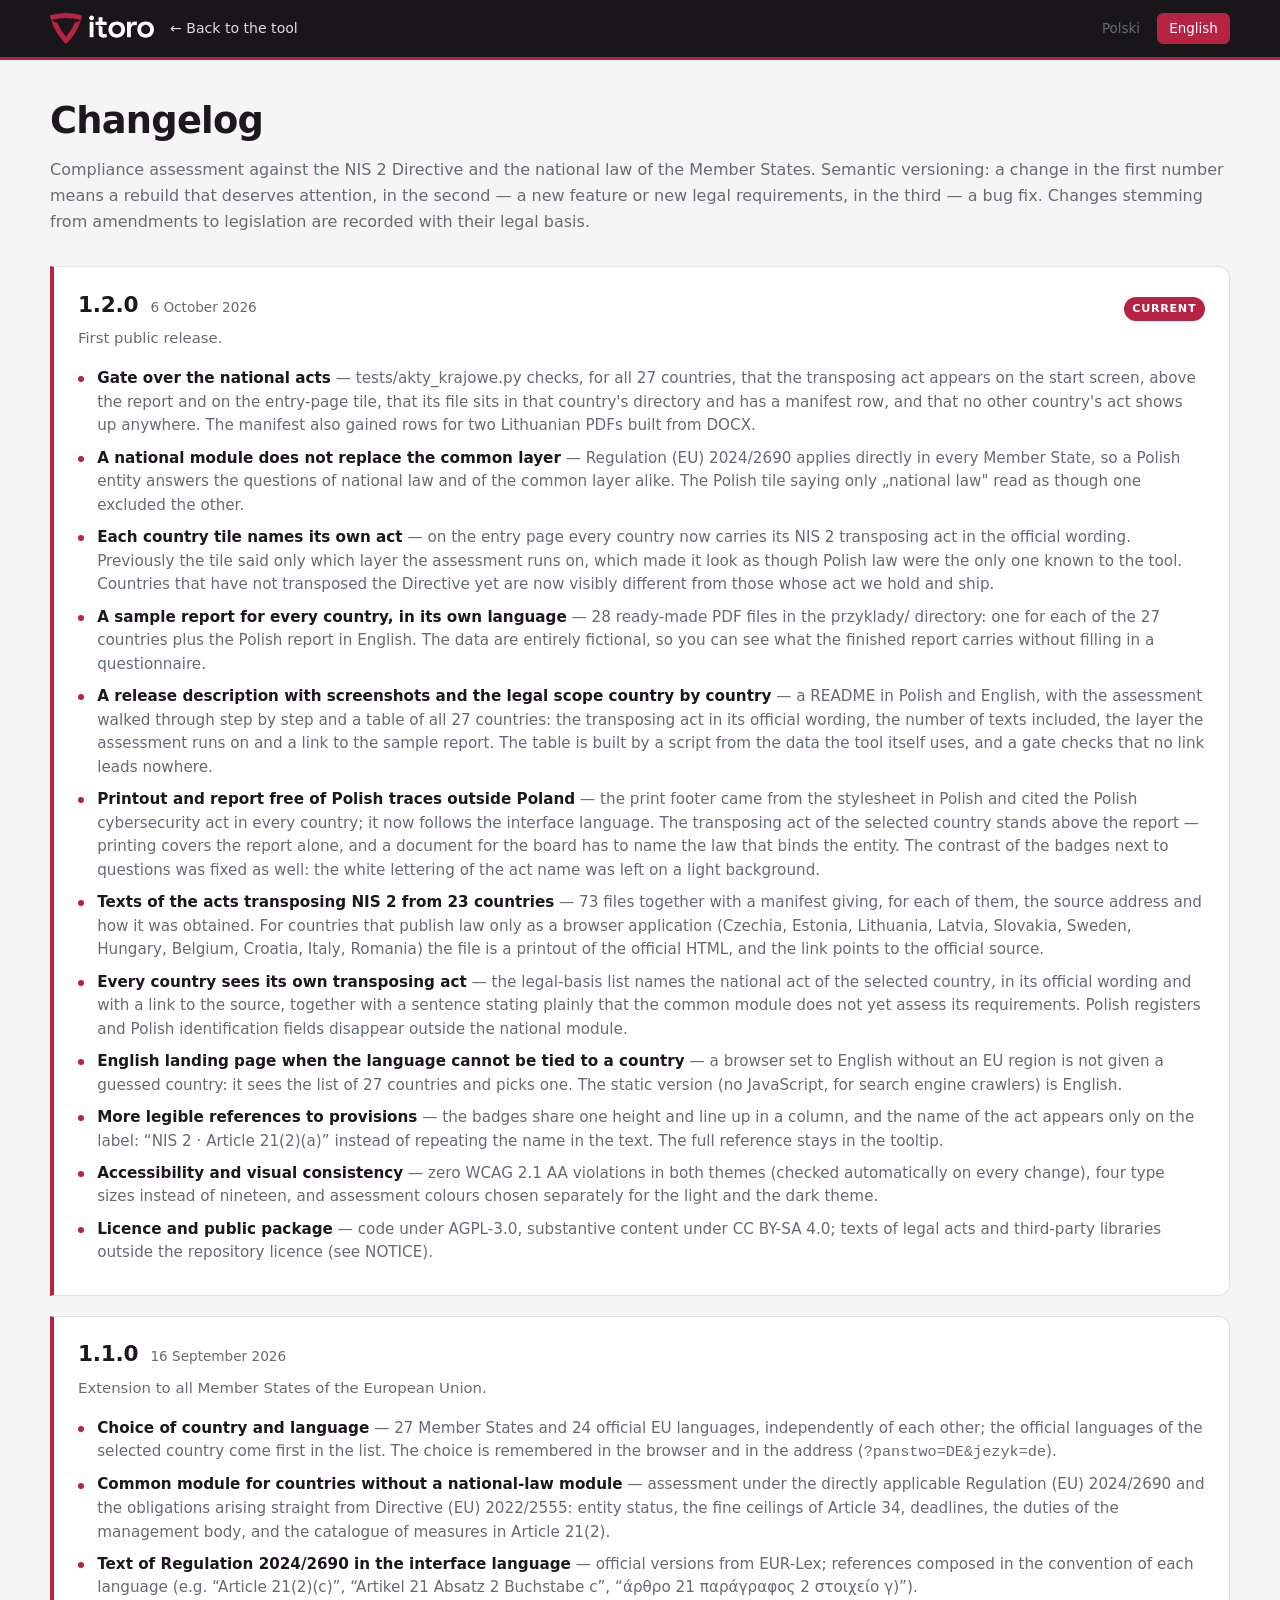
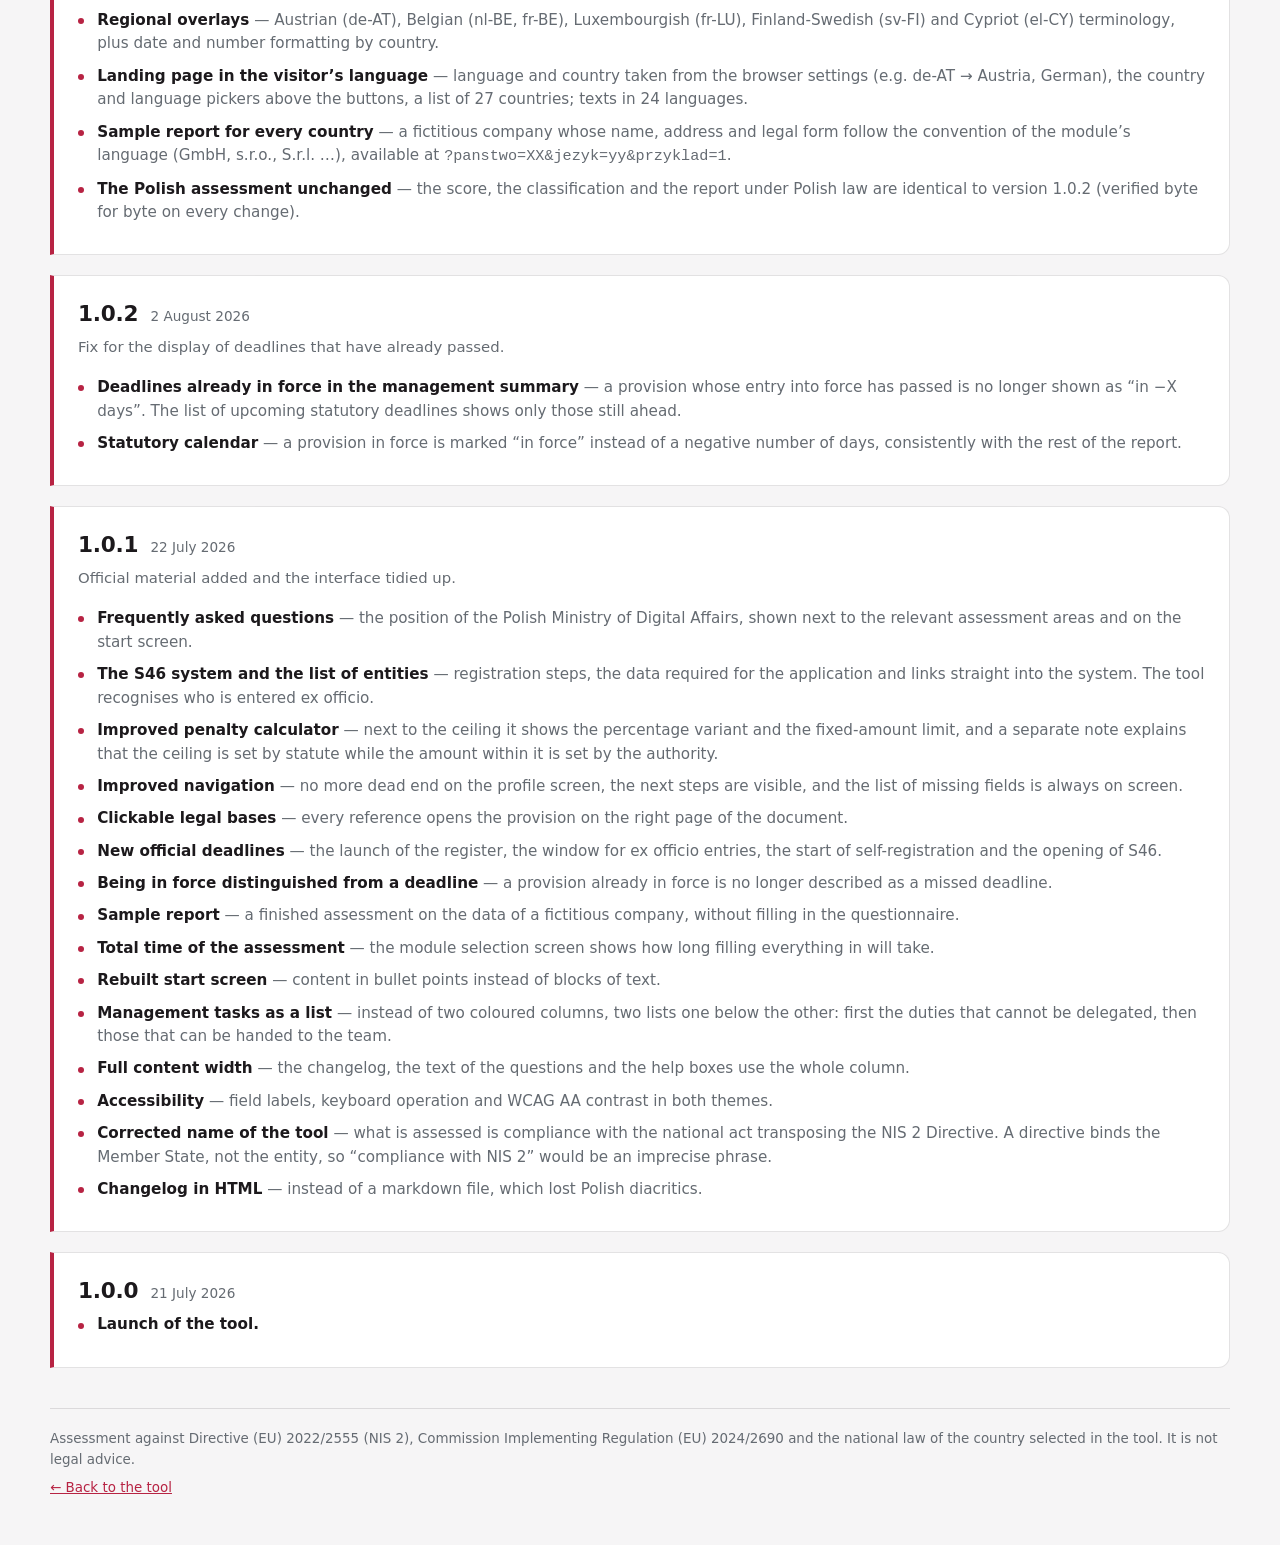
<file: ocena/zmiany.html>
<!DOCTYPE html>
<html lang="pl">
<head>
<meta charset="UTF-8">
<meta name="viewport" content="width=device-width, initial-scale=1.0">
<title>Lista zmian — Ocena zgodności z dyrektywą NIS 2</title>
<meta name="robots" content="noindex">
<link rel="icon" href="obrazy/itoro-logo.svg" type="image/svg+xml">
<style>
/* ==========================================================
   Lista zmian jako strona HTML, nie plik .md.
   Powód jest prozaiczny: przeglądarki serwują pliki markdown
   jako czysty tekst bez deklaracji kodowania, więc polskie
   znaki rozsypywały się przy otwarciu z serwera.
   ========================================================== */
:root {
    --marka: #B72343;
    --tlo: #f6f5f6;
    --karta: #fff;
    --tekst: #1c191c;
    --tekst-2: #656b72;
    --linia: rgba(25, 22, 25, .12);
    --font: system-ui, -apple-system, "Segoe UI", Roboto, "Helvetica Neue", Arial, sans-serif;
}
@media (prefers-color-scheme: dark) {
    :root {
        --marka: #ef5a78; --tlo: #161417; --karta: #1e1b21;
        --tekst: #ece9ee; --tekst-2: #b6afba; --linia: rgba(226, 220, 226, .18);
    }
}
*, *::before, *::after { box-sizing: border-box; }
body {
    margin: 0; background: var(--tlo); color: var(--tekst);
    font-family: var(--font); font-size: 16px; line-height: 1.6;
}
a { color: var(--marka); }
.gora { background: #191619; border-bottom: 3px solid #B72343; padding: .8rem 0; }
/* Ta sama szerokość co narzędzie — lista zmian nie ma powodu być węższa. */
.srodek { width: min(1180px, 100% - 3rem); margin-inline: auto; }
.gora-tresc { display: flex; align-items: center; justify-content: space-between; gap: 1rem; }
.gora img { width: 104px; height: auto; display: block; }
.gora a { color: rgba(255,255,255,.86); text-decoration: none; font-size: .88rem; }
.gora a:hover { color: #fff; text-decoration: underline; }

h1 { font-size: clamp(1.7rem, 4vw, 2.3rem); letter-spacing: -.02em; margin: 2rem 0 .4rem; }
.wprowadzenie { color: var(--tekst-2); margin: 0 0 2rem; }

.wydanie {
    background: var(--karta); border: 1px solid var(--linia);
    border-left: 4px solid var(--marka); border-radius: 0 12px 12px 0;
    padding: 1.3rem 1.5rem; margin-bottom: 1.25rem;
}
.wydanie-naglowek { display: flex; flex-wrap: wrap; align-items: baseline; gap: .75rem; margin-bottom: .3rem; }
.wydanie-numer { font-size: 1.35rem; font-weight: 700; letter-spacing: -.01em; }
.wydanie-data { font-size: .85rem; color: var(--tekst-2); }
.wydanie-plakietka {
    margin-left: auto; font-size: .7rem; font-weight: 700; letter-spacing: .06em;
    text-transform: uppercase; background: #B72343; color: #fff;
    padding: .18rem .55rem; border-radius: 20px;
}
.wydanie-opis { margin: 0 0 1rem; color: var(--tekst-2); font-size: .93rem; }

.zmiany { list-style: none; margin: 0; padding: 0; }
.zmiany li {
    position: relative; padding-left: 1.2rem; margin-bottom: .55rem;
    font-size: .95rem; line-height: 1.55;
}
.zmiany li::before {
    content: ""; position: absolute; left: 0; top: .6em;
    width: 6px; height: 6px; border-radius: 50%; background: var(--marka);
}
.zmiany strong { font-weight: 600; }
.zmiany span { color: var(--tekst-2); }

.stopka {
    margin: 2.5rem 0 3rem; padding-top: 1.2rem;
    border-top: 1px solid var(--linia);
    font-size: .84rem; color: var(--tekst-2);
}
.stopka p { margin: 0 0 .4rem; }
:where(a, button):focus-visible { outline: 3px solid var(--marka); outline-offset: 2px; }

/* Przełącznik języka: dwie wersje tej samej listy, nie dwie strony —
   adres pozostaje jeden, więc odsyłacze z narzędzia nie wymagają zmian. */
.jezyki { margin-left: auto; display: flex; gap: .3rem; }
.jezyki button {
    font: inherit; font-size: .84rem; padding: .25rem .7rem; border-radius: 6px;
    border: 1px solid var(--linia); background: transparent; color: var(--tekst-2); cursor: pointer;
}
.jezyki button[aria-pressed="true"] { background: var(--marka); border-color: var(--marka); color: #fff; }
</style>
</head>
<body>

<header class="gora">
  <div class="srodek gora-tresc">
    <a href="index.html" aria-label="Wróć do narzędzia"><img src="obrazy/itoro-logo.svg" alt="ITORO"></a>
    <a href="index.html" id="powrot">← Wróć do narzędzia</a>
    <div class="jezyki" role="group" aria-label="Język / Language">
      <button type="button" data-jezyk="pl" lang="pl">Polski</button>
      <button type="button" data-jezyk="en" lang="en">English</button>
    </div>
  </div>
</header>

<main class="srodek">
  <h1 id="tytulStrony">Lista zmian</h1>
  <p class="wprowadzenie" id="wprowadzenie">
    Ocena zgodności z dyrektywą NIS 2 i prawem krajowym państw członkowskich. Numeracja według wersjonowania semantycznego: zmiana pierwszej liczby oznacza przebudowę wymagającą uwagi, drugiej — nową funkcję albo nowe wymagania prawne, trzeciej — naprawę błędu. Zmiany wynikające z nowelizacji przepisów odnotowujemy z podstawą prawną.
  </p>

<!-- zmiany:start -->
  <section class="wydanie">
    <div class="wydanie-naglowek">
      <span class="wydanie-numer">1.2.0</span>
      <span class="wydanie-data">6 października 2026</span>
      <span class="wydanie-plakietka">aktualna</span>
    </div>
    <p class="wydanie-opis">Pierwsze wydanie publiczne.</p>
    <ul class="zmiany">
      <li><strong>Brama aktów krajowych</strong> <span>— tests/akty_krajowe.py sprawdza dla wszystkich 27 państw, że akt wdrażający stoi na stronie startowej, nad raportem i na kaflu strony wejściowej, że plik leży w katalogu swojego państwa i ma wiersz w manifeście, oraz że nigdzie nie pojawia się akt innego państwa. Przy okazji manifest dostał wiersze dla dwóch litewskich plików PDF złożonych z DOCX.</span></li>
      <li><strong>Moduł krajowy nie zastępuje warstwy wspólnej</strong> <span>— rozporządzenie (UE) 2024/2690 stosuje się bezpośrednio we wszystkich państwach, więc polski podmiot odpowiada na pytania z prawa krajowego i z warstwy wspólnej. Kafel Polski mówiący samo „prawo krajowe" czytał się tak, jakby jedno wykluczało drugie.</span></li>
      <li><strong>Kafel państwa nazywa jego ustawę</strong> <span>— na stronie wejściowej przy każdym państwie stoi akt wdrażający NIS 2 w brzmieniu urzędowym. Wcześniej kafel mówił tylko, według czego biegnie ocena, przez co wyglądało to tak, jakby znane nam było wyłącznie prawo polskie. Państwa, które jeszcze nie wdrożyły dyrektywy, odróżniają się teraz od tych, których ustawę mamy i dołączamy.</span></li>
      <li><strong>Raport poglądowy dla każdego państwa, w jego języku</strong> <span>— 28 gotowych plików PDF w katalogu przyklady/: po jednym dla każdego z 27 państw plus polski raport po angielsku. Dane są w całości fikcyjne, więc widać, co dokładnie niesie gotowy raport, bez wypełniania kwestionariusza.</span></li>
      <li><strong>Opis wydania ze zrzutami i zakresem prawa państwo po państwie</strong> <span>— README po polsku i po angielsku, z przebiegiem oceny krok po kroku i tabelą 27 państw: akt wdrażający w brzmieniu urzędowym, liczba dołączonych tekstów, warstwa oceny i odsyłacz do raportu poglądowego. Tabelę buduje skrypt z danych narzędzia, a brama sprawdza, że żaden odsyłacz nie prowadzi donikąd.</span></li>
      <li><strong>Wydruk i raport bez polskich śladów poza Polską</strong> <span>— stopka wydruku szła z arkusza stylów po polsku i powoływała się na ustawę o KSC w każdym państwie; teraz jest w języku interfejsu. Nad raportem stoi akt wdrażający wybranego państwa — wydruk pokazuje sam raport, a dokument dla zarządu musi nazywać prawo, które wiąże podmiot. Poprawiony też kontrast plakietek przy pytaniach: białe litery nazwy aktu zostawały na jasnym tle.</span></li>
      <li><strong>Teksty aktów wdrażających NIS 2 z 23 państw</strong> <span>— 73 pliki wraz z manifestem, który dla każdego podaje adres źródłowy i sposób pozyskania. Dla państw publikujących prawo wyłącznie jako aplikację przeglądarkową (Czechy, Estonia, Litwa, Łotwa, Słowacja, Szwecja, Węgry, Belgia, Chorwacja, Włochy, Rumunia) plik jest wydrukiem urzędowego HTML, a odsyłacz prowadzi do źródła urzędowego.</span></li>
      <li><strong>Każde państwo widzi swój akt wdrażający</strong> <span>— na liście podstaw prawnych stoi akt krajowy danego państwa, w brzmieniu urzędowym i z odsyłaczem do źródła, wraz ze zdaniem mówiącym wprost, że jego wymogów moduł wspólny jeszcze nie ocenia. Polskie rejestry i polskie pola identyfikacyjne znikają poza modułem krajowym.</span></li>
      <li><strong>Strona wejściowa po angielsku, gdy języka nie da się przypisać do państwa</strong> <span>— przeglądarka po angielsku bez regionu unijnego nie dostaje zgadywanego państwa: widzi listę 27 państw i wybiera sama. Wersja statyczna (bez JavaScriptu, dla robotów wyszukiwarek) jest angielska.</span></li>
      <li><strong>Czytelniejsze odesłania do przepisów</strong> <span>— plakietki mają jednakową wysokość i stoją równo w kolumnie, a nazwa aktu jest tylko na etykiecie: „ustawa o KSC · art. 7c ust. 1” zamiast powtarzania nazwy w treści. Pełne odesłanie pozostaje w podpowiedzi.</span></li>
      <li><strong>Dostępność i spójność wizualna</strong> <span>— zero naruszeń WCAG 2.1 AA w obu motywach (sprawdzane automatem przy każdej zmianie), cztery stopnie pisma zamiast dziewiętnastu, kolory oceny osobno dobrane dla motywu jasnego i ciemnego.</span></li>
      <li><strong>Licencja i paczka publiczna</strong> <span>— kod na AGPL-3.0, treść merytoryczna na CC BY-SA 4.0; teksty aktów prawnych i biblioteki zewnętrzne poza licencją repozytorium (plik NOTICE).</span></li>
    </ul>
  </section>

  <section class="wydanie">
    <div class="wydanie-naglowek">
      <span class="wydanie-numer">1.1.0</span>
      <span class="wydanie-data">16 września 2026</span>
    </div>
    <p class="wydanie-opis">Rozszerzenie na wszystkie państwa członkowskie Unii Europejskiej.</p>
    <ul class="zmiany">
      <li><strong>Wybór państwa i języka</strong> <span>— 27 państw członkowskich i 24 języki urzędowe UE, niezależnie od siebie; języki urzędowe wybranego państwa na początku listy. Wybór zapamiętywany w przeglądarce i w adresie (<code>?panstwo=DE&amp;jezyk=de</code>).</span></li>
      <li><strong>Moduł wspólny dla państw bez modułu prawa krajowego</strong> <span>— ocena według bezpośrednio stosowanego rozporządzenia (UE) 2024/2690 i obowiązków wynikających wprost z dyrektywy (UE) 2022/2555: status podmiotu, pułapy kar z art. 34, terminy, obowiązki organu zarządzającego, katalog środków z art. 21 ust. 2.</span></li>
      <li><strong>Treść rozporządzenia 2024/2690 w języku interfejsu</strong> <span>— urzędowe wersje z EUR-Lex; odesłania do przepisów składane w konwencji danego języka (np. „Article 21(2)(c)”, „Artikel 21 Absatz 2 Buchstabe c”, „άρθρο 21 παράγραφος 2 στοιχείο γ)”).</span></li>
      <li><strong>Nakładki regionalne</strong> <span>— terminologia austriacka (de-AT), belgijska (nl-BE, fr-BE), luksemburska (fr-LU), fińsko-szwedzka (sv-FI) i cypryjska (el-CY) oraz formatowanie dat i liczb według państwa.</span></li>
      <li><strong>Strona startowa w języku gościa</strong> <span>— język i państwo dobierane z ustawień przeglądarki (np. de-AT → Austria, niemiecki), wybór państwa i języka nad przyciskami, lista 27 państw; teksty w 24 językach.</span></li>
      <li><strong>Raport poglądowy dla każdego państwa</strong> <span>— fikcyjna spółka z nazwą, adresem i formą prawną w konwencji języka modułu (GmbH, s.r.o., S.r.l.…), dostępny z <code>?panstwo=XX&amp;jezyk=yy&amp;przyklad=1</code>.</span></li>
      <li><strong>Polska ocena bez zmian</strong> <span>— wynik, klasyfikacja i raport dla prawa polskiego są identyczne z wersją 1.0.2 (weryfikacja bajt w bajt przy każdej zmianie).</span></li>
    </ul>
  </section>

  <section class="wydanie">
    <div class="wydanie-naglowek">
      <span class="wydanie-numer">1.0.2</span>
      <span class="wydanie-data">2 sierpnia 2026</span>
    </div>
    <p class="wydanie-opis">Naprawa wyświetlania terminów, które już obowiązują.</p>
    <ul class="zmiany">
      <li><strong>Terminy już obowiązujące w podsumowaniu dla zarządu</strong> <span>— przepis, którego data wejścia w życie minęła, nie jest już pokazywany jako „za −X dni”. Lista „Najbliższe terminy ustawowe” pokazuje wyłącznie terminy jeszcze przed nami.</span></li>
      <li><strong>Kalendarz ustawowy</strong> <span>— przepis w mocy oznaczany jest jako „obowiązuje” zamiast ujemnej liczby dni, spójnie z resztą raportu.</span></li>
    </ul>
  </section>

  <section class="wydanie">
    <div class="wydanie-naglowek">
      <span class="wydanie-numer">1.0.1</span>
      <span class="wydanie-data">22 lipca 2026</span>
    </div>
    <p class="wydanie-opis">Rozbudowa o materiał urzędowy i porządki w obsłudze.</p>
    <ul class="zmiany">
      <li><strong>Najczęściej zadawane pytania</strong> <span>— stanowisko Ministerstwa Cyfryzacji przy właściwych obszarach oceny i na ekranie startowym.</span></li>
      <li><strong>System S46 i wykaz podmiotów</strong> <span>— kroki rejestracji, dane do wniosku i odsyłacze wprost do systemu. Narzędzie rozpoznaje, kto jest wpisywany z urzędu.</span></li>
      <li><strong>Poprawiony kalkulator kar</strong> <span>— obok pułapu widać wariant procentowy i limit kwotowy, a osobny opis tłumaczy, że pułap wyznacza ustawa, a kwotę w jego granicach ustala organ.</span></li>
      <li><strong>Poprawiona nawigacja</strong> <span>— koniec ślepego zaułka na profilu, widoczne kolejne kroki, stała lista brakujących pól.</span></li>
      <li><strong>Klikalne podstawy prawne</strong> <span>— każde odesłanie otwiera przepis na właściwej stronie dokumentu.</span></li>
      <li><strong>Nowe terminy urzędowe</strong> <span>— uruchomienie wykazu, okno wpisów z urzędu, start samorejestracji i udostępnienie S46.</span></li>
      <li><strong>Rozróżnienie obowiązywania i terminu</strong> <span>— przepis już obowiązujący nie jest opisywany jako termin przekroczony.</span></li>
      <li><strong>Raport poglądowy</strong> <span>— gotowa ocena na danych fikcyjnej spółki, bez wypełniania kwestionariusza.</span></li>
      <li><strong>Sumaryczny czas oceny</strong> <span>— przy wyborze modułów widać łączny czas wypełnienia.</span></li>
      <li><strong>Przebudowany ekran startowy</strong> <span>— treść w punktach zamiast bloków tekstu.</span></li>
      <li><strong>Zadania kierownictwa jako lista</strong> <span>— zamiast dwóch kolorowych kolumn dwie listy jedna pod drugą: najpierw obowiązki niezbywalne, potem te do powierzenia zespołowi.</span></li>
      <li><strong>Pełna szerokość treści</strong> <span>— lista zmian, treść pytań i ramki pomocy wykorzystują całą kolumnę.</span></li>
      <li><strong>Dostępność</strong> <span>— etykiety pól, obsługa klawiaturą, kontrast zgodny z WCAG AA w obu motywach.</span></li>
      <li><strong>Poprawiona nazwa narzędzia</strong> <span>— ocenie podlega zgodność z ustawą o KSC, która wdraża dyrektywę NIS 2. Dyrektywa wiąże państwo członkowskie, nie podmiot, więc „zgodność z NIS 2” byłaby zdaniem nieścisłym.</span></li>
      <li><strong>Lista zmian w HTML</strong> <span>— zamiast pliku markdown, który gubił polskie znaki.</span></li>
    </ul>
  </section>

  <section class="wydanie">
    <div class="wydanie-naglowek">
      <span class="wydanie-numer">1.0.0</span>
      <span class="wydanie-data">21 lipca 2026</span>
    </div>
    <ul class="zmiany">
      <li><strong>Uruchomienie narzędzia.</strong></li>
    </ul>
  </section>
<!-- zmiany:end -->

  <footer class="stopka">
    <p id="stopkaOpis">
      Ocena zgodności z dyrektywą (UE) 2022/2555 (NIS 2), rozporządzeniem wykonawczym Komisji (UE) 2024/2690 oraz prawem krajowym państwa wybranego w narzędziu. Nie stanowi opinii prawnej.
    </p>
    <p><a href="index.html" id="powrotStopka">← Wróć do narzędzia</a></p>
  </footer>
</main>

<script src="zmiany-dane.js"></script>
<script>
/* Strona statyczna jest polska. Angielski wchodzi, gdy mówi o tym adres
   (?jezyk=en), zapamiętany wybór z narzędzia albo język przeglądarki —
   tą samą drogą co w reszcie narzędzia. Treść obu wersji pochodzi
   z zmiany-dane.js, więc nie ma mowy o rozjechaniu się wersji. */
(function () {
    const KLUCZ_WYBORU = 'ocena_wybor';

    function wykryj() {
        const par = new URLSearchParams(location.search);
        const zAdresu = (par.get('jezyk') || '').toLowerCase().split('-')[0];
        if (zAdresu) return zAdresu === 'pl' ? 'pl' : 'en';
        try {
            const zapisany = JSON.parse(localStorage.getItem(KLUCZ_WYBORU) || '{}');
            if (zapisany.jezyk) return zapisany.jezyk.toLowerCase().startsWith('pl') ? 'pl' : 'en';
        } catch (e) {}
        const tagi = navigator.languages && navigator.languages.length ? navigator.languages : [navigator.language || ''];
        return String(tagi[0]).toLowerCase().startsWith('pl') ? 'pl' : 'en';
    }

    function wydanieHtml(w, jezyk) {
        const plakietka = w.aktualna ? '<span class="wydanie-plakietka">' + ZMIANY.aktualna[jezyk] + '</span>' : '';
        const opis = w.opis ? '<p class="wydanie-opis">' + w.opis[jezyk] + '</p>' : '';
        const pozycje = w.pozycje.map(p => '<li><strong>' + p.tytul[jezyk] + '</strong>'
            + (p.tresc[jezyk] ? ' <span>' + p.tresc[jezyk] + '</span>' : '') + '</li>').join('');
        return '<section class="wydanie"><div class="wydanie-naglowek">'
            + '<span class="wydanie-numer">' + w.numer + '</span>'
            + '<span class="wydanie-data">' + w.data[jezyk] + '</span>' + plakietka
            + '</div>' + opis + '<ul class="zmiany">' + pozycje + '</ul></section>';
    }

    function pokaz(jezyk) {
        document.documentElement.lang = jezyk;
        document.title = ZMIANY.tytul[jezyk] + (jezyk === 'pl'
            ? ' — Ocena zgodności z dyrektywą NIS 2' : ' — NIS 2 Directive compliance assessment');
        document.getElementById('tytulStrony').textContent = ZMIANY.tytul[jezyk];
        document.getElementById('wprowadzenie').textContent = ZMIANY.wprowadzenie[jezyk];
        document.getElementById('stopkaOpis').textContent = ZMIANY.stopka[jezyk];
        document.getElementById('powrot').textContent = ZMIANY.powrot[jezyk];
        document.getElementById('powrotStopka').textContent = ZMIANY.powrot[jezyk];
        const wydania = ZMIANY.wydania.map(w => wydanieHtml(w, jezyk)).join('');
        const start = [...document.body.childNodes];
        const main = document.querySelector('main');
        const stopka = main.querySelector('.stopka');
        main.querySelectorAll('.wydanie').forEach(e => e.remove());
        stopka.insertAdjacentHTML('beforebegin', wydania);
        document.querySelectorAll('.jezyki button').forEach(b =>
            b.setAttribute('aria-pressed', String(b.dataset.jezyk === jezyk)));
        void start;
    }

    document.querySelectorAll('.jezyki button').forEach(b =>
        b.addEventListener('click', () => pokaz(b.dataset.jezyk)));
    pokaz(wykryj());
})();
</script>

</body>
</html>
</file>
<file: ocena/styles.css>
/* ==========================================================
   ITORO — Ocena zgodności z ustawą o KSC (wdrożenie NIS 2)
   ========================================================== */

/* Kolorystyka ITORO: karmazyn #B72343 z logotypu, na ciemnej neutrali #191619. */
:root {
    --marka: #B72343;
    --marka-ciemna: #8E1A34;
    --marka-jasna: #fdeef1;
    --marka-plakietka: #B72343;
    --neutral-ciemna: #191619;
    --neutral-srednia: #313131;
    --wys-navbar: 60px;
    --szer-panelu: 300px;
    --szer-tresci: 1180px;
    --font: system-ui, -apple-system, "Segoe UI", Roboto, "Helvetica Neue", Arial, sans-serif;

    /* Cztery stopnie pisma i nic poza nimi: plakietki i podpisy,
       tekst pomocniczy, tekst podstawowy, nagłówki i duże liczby.
       Mniej stopni czyta się spokojniej, a przy 24 językach o różnej
       długości słów łatwiej utrzymać równe wiersze. */
    --f-drobny: .75rem;
    --f-pomocniczy: .875rem;
    --f-tekst: 1rem;
    --f-naglowek: 1.5rem;
    --tlo: #f6f5f6;
    --karta-obramowanie: rgba(25, 22, 25, .1);

    /* Domyslny tekst pomocniczy Bootstrapa to rgba(33,37,41,.75) — na tle
       kart daje 4,3:1, czyli ponizej minimum WCAG AA. Tresci opisowej
       w narzedziu jest duzo, wiec podnosimy kontrast globalnie. */
    --bs-secondary-color: #5c6168;
    --bs-secondary-color-rgb: 92, 97, 104;

    /* Kolory oceny. Wartości dobrane tak, żeby tekst w tym kolorze na
       tle karty dawał co najmniej 4,5:1 (WCAG AA dla tekstu zwykłego).
       Motyw ciemny ma własne, jaśniejsze — ten sam zapis musi być
       czytelny na białym i na grafitowym tle. */
    --w-krytyczny: #c81e1e;
    --w-wysoki: #a63a08;
    --w-sredni: #8a5a00;
    --w-niski: #11603b;
    --w-info: #0b6478;
    --w-neutralny: #4b5563;
    --tekst-przygaszony: #5c6168;

    /* Te same znaczenia, ale jako tło plakietki z białym napisem.
       Zostają ciemne również w motywie ciemnym — plakietka niesie
       własne tło, więc nie musi się rozjaśniać razem z resztą. */
    --w-krytyczny-tlo: #c81e1e;
    --w-wysoki-tlo: #a63a08;
    --w-sredni-tlo: #8a5a00;
    --w-niski-tlo: #11603b;
}

[data-bs-theme="dark"] {
    --marka: #ef5a78;
    --marka-ciemna: #B72343;
    --marka-jasna: #332026;
    --marka-plakietka: #B72343;
    --tlo: #161417;
    --karta-obramowanie: rgba(226, 220, 226, .22);

    /* Domyslny kontrast Bootstrapa jest za niski przy tak duzej liczbie
       pytan — podnosimy jasnosc tekstu i tla kart. */
    --bs-body-bg: #1e1b21;
    --bs-body-color: #ece9ee;
    --bs-secondary-color: #b6afba;
    --bs-secondary-color-rgb: 182, 175, 186;

    --w-krytyczny: #ff8a85;
    --w-wysoki: #ffa767;
    --w-sredni: #e8b931;
    --w-niski: #4ade80;
    --w-info: #5bc8e0;
    --w-neutralny: #b6afba;
    --tekst-przygaszony: #a9a2ad;
    --bs-tertiary-bg: #272430;
}

body {
    font-family: var(--font); background: var(--tlo);
    overflow-x: hidden; font-size: 16px; line-height: 1.55;
}

/* ── NAWIGACJA GÓRNA ──
   Trzy strefy: marka o szerokości panelu bocznego, tytuł narzędzia
   zaczynający się dokładnie tam, gdzie kolumna treści, oraz nazwa
   podmiotu z przyciskami. Nazwa dostaje całą wolną przestrzeń — to
   ona bywa najdłuższa i to ona najbardziej traci na ucięciu. */
.bg-marka {
    background: var(--neutral-ciemna) !important;
    border-bottom: 3px solid var(--marka);
    min-height: var(--wys-navbar); padding: 0;
}
.pasek-gorny {
    display: flex; align-items: center; gap: 1rem;
    min-height: calc(var(--wys-navbar) - 3px);
    width: 100%; padding-right: 1rem;
}
.pasek-marka {
    flex: 0 0 calc(var(--szer-panelu) + 1.5rem - 1rem);
    display: flex; align-items: center; gap: .9rem;
    padding-left: 1rem;
}
.logo-itoro { height: 30px; width: 102px; display: block; flex-shrink: 0; }
.link-itoro {
    font-size: var(--f-pomocniczy); color: rgba(255,255,255,.78); text-decoration: none;
    letter-spacing: .02em; white-space: nowrap;
}
.link-itoro:hover { color: #fff; text-decoration: underline; }

.tytul-narzedzia { flex-shrink: 0; }

/* Nazwa podmiotu w nagłówku panelu — w całości, bez wielokropka. */
.nazwa-podmiotu {
    font-size: var(--f-pomocniczy); font-weight: 600; line-height: 1.3;
    color: var(--bs-body-color); overflow-wrap: anywhere; margin-bottom: .45rem;
}
.nazwa-podmiotu:empty { display: none; }
/* Przyciski dosuwamy do prawej krawędzi — wolne miejsce po nazwie
   podmiotu zostaje między tytułem a przyciskami. */
.pasek-przyciski { display: flex; align-items: center; gap: .5rem; flex-shrink: 0; margin-left: auto; }
.navbar .btn-outline-light { white-space: nowrap; }

@media (max-width: 991px) {
    .pasek-marka { flex: 0 0 auto; width: auto; }
    .tytul-narzedzia { display: none; }
}
@media (max-width: 767px) {
    .link-itoro { display: none; }
}
/* Pasek górny mieści się w każdym języku: tytuł niemiecki jest prawie
   dwa razy dłuższy od polskiego, więc progi szerokości w CSS nie
   wystarczą. ui/app.js (dopasujPasekGorny) mierzy pasek i ustępuje
   miejsca przyciskom po kolei — najpierw dopisek, potem cały tytuł.
   Przyciski nigdy nie wychodzą za krawędź ekranu. */
.pasek-gorny.bez-dopisku .tytul-dopisek { display: none; }
.pasek-gorny.bez-tytulu .tytul-narzedzia { display: none; }

/* Telefon: przycisk państwa pokazuje sam kod (pełna nazwa w podpowiedzi
   i w oknie wyboru), a „Moje oceny" są pierwszą pozycją panelu kroków
   pod przyciskiem menu — w pasku zabrakłoby dla nich miejsca. */
@media (max-width: 575px) {
    .pasek-przyciski .wybor-tekst { display: none; }
    /* .navbar na początku: dalej w arkuszu .navbar .btn-sm ustawia inline-flex */
    .navbar .pasek-przyciski .btn-moje-oceny { display: none; }
    .pasek-przyciski { gap: .4rem; }
}

/* ── UKŁAD ── */
.uklad { display: flex; padding-top: var(--wys-navbar); min-height: 100vh; }

.panel-boczny {
    width: var(--szer-panelu); flex: 0 0 var(--szer-panelu);
    background: var(--bs-body-bg); border-right: 1px solid var(--karta-obramowanie);
    height: calc(100vh - var(--wys-navbar)); position: sticky; top: var(--wys-navbar);
    display: flex; flex-direction: column;
}
.panel-naglowek { padding: 1rem; border-bottom: 1px solid var(--karta-obramowanie); }
.panel-stopka { padding: .75rem 1rem; border-top: 1px solid var(--karta-obramowanie); margin-top: auto; }
.nawigacja-krokow { flex: 1; overflow-y: auto; padding: .5rem; }

.pozycja-kroku {
    display: flex; align-items: flex-start; gap: .55rem;
    padding: .5rem .65rem; border-radius: 7px; cursor: pointer;
    font-size: var(--f-pomocniczy); color: var(--bs-secondary-color); margin-bottom: 1px;
}
.pozycja-kroku:hover { background: var(--marka-jasna); }
.pozycja-kroku.aktywna { background: var(--marka-plakietka); color: #fff; font-weight: 600; }
.kropka-warstwy { width: 8px; height: 8px; border-radius: 50%; flex: 0 0 8px; margin-top: .45rem; }
/* Nazwa kroku w panelu: całość, w kolejnych wierszach — nazwy obszarów
   rozporządzenia mają po kilkanaście słów i urwane nie mówiły, który
   to obszar. */
.etykieta-kroku { min-width: 0; line-height: 1.3; padding-top: .1rem; overflow-wrap: anywhere; }
.kropka-warstwy.przezroczysta { background: transparent; }

.obszar-tresci {
    flex: 1; min-width: 0; padding: 1.5rem;
    height: calc(100vh - var(--wys-navbar)); overflow-y: auto;
}

/* ── KROKI ── */
.krok { display: none; max-width: var(--szer-tresci); margin: 0 auto; }
.krok.aktywny { display: block; animation: pojaw .18s ease; }
@keyframes pojaw { from { opacity: 0; transform: translateY(4px); } to { opacity: 1; transform: none; } }

.naglowek-kroku { margin-bottom: 1.4rem; }

.card { border: 1px solid var(--karta-obramowanie); box-shadow: 0 1px 2px rgba(15,23,42,.04); }
.card-header { background: transparent; border-bottom: 1px solid var(--karta-obramowanie); font-weight: 600; }

/* ── EKRAN STARTOWY ── */
.pusto {
    border: 1px dashed var(--karta-obramowanie); border-radius: 10px;
    padding: 2.5rem 1.5rem; text-align: center;
}
.karta-oceny { transition: box-shadow .15s, border-color .15s; }
.karta-oceny:hover { box-shadow: 0 4px 16px rgba(25,22,25,.12); border-color: var(--marka); }
.nazwa-oceny { font-size: var(--f-tekst); font-weight: 600; line-height: 1.3; word-break: break-word; }
.opis-oceny { font-size: var(--f-pomocniczy); }
.miara { display: flex; flex-direction: column; }
.miara .wartosc { font-size: var(--f-naglowek); font-weight: 700; line-height: 1.1; }
.miara .etykieta { font-size: var(--f-drobny); color: var(--bs-secondary-color); }

/* ── ROLE ── */
.karta-roli {
    display: flex; align-items: flex-start; width: 100%; cursor: pointer;
    border: 1px solid var(--karta-obramowanie); border-radius: 9px;
    padding: .7rem .85rem; margin: 0; transition: border-color .15s, background .15s;
}
.karta-roli:hover { border-color: var(--marka); }
.karta-roli.wybrana { border-color: var(--marka); background: var(--marka-jasna); }

/* ── KLASYFIKACJA ── */
.plakietka-status {
    color: #fff; padding: .3rem .8rem; border-radius: 20px;
    font-weight: 600; font-size: var(--f-pomocniczy);
}
.plakietka-warstwa {
    display: inline-block; color: #fff; padding: .15rem .55rem;
    border-radius: 12px; font-size: var(--f-drobny); font-weight: 600;
}

/* ── PYTANIA ── */
.postep-sekcji { display: flex; align-items: center; gap: .75rem; }

.karta-pytania {
    background: var(--bs-body-bg); border: 1px solid var(--karta-obramowanie);
    border-left: 4px solid transparent; border-radius: 10px;
    padding: 1.35rem 1.5rem; margin-bottom: 1.1rem;
}
.karta-pytania.wypelnione { border-left-color: #157347; }
.karta-pytania:focus-within { border-color: var(--marka); }

.numer-pytania {
    font-size: var(--f-drobny); font-weight: 700; text-transform: uppercase;
    letter-spacing: .05em; color: var(--bs-secondary-color);
}
.tresc-pytania {
    font-weight: 500; font-size: var(--f-tekst); line-height: 1.5;
    margin: .4rem 0 .5rem; max-width: 92ch;
}
.pomoc-pytania {
    font-size: var(--f-pomocniczy); line-height: 1.5; color: var(--bs-body-color);
    background: var(--marka-jasna); border-left: 3px solid var(--marka);
    /* Ramka pomocy nie ma własnego limitu — box węższy od kolumny
       wygląda jak ucięty. Miarę wiersza trzyma sama kolumna kroku. */
    border-radius: 6px; padding: .6rem .8rem; margin-bottom: .65rem;
}
.meta-pytania {
    display: flex; flex-wrap: wrap; gap: .4rem;
    font-size: var(--f-drobny); color: var(--bs-secondary-color); margin-bottom: .75rem;
}
/* Tylko bezposrednie dzieci: wewnatrz odeslania sa wlasne spany (nazwa aktu,
   tresc, strona) i szare tlo listy przykrywalo im barwe — biale litery
   nazwy aktu zostawaly na jasnym tle, czyli praktycznie niewidoczne. */
.meta-pytania > span { background: var(--bs-tertiary-bg); padding: .1rem .45rem; border-radius: 4px; }

.szczegoly-wymogu { margin: .3rem 0 .55rem; font-size: var(--f-pomocniczy); }
.szczegoly-wymogu summary { cursor: pointer; color: var(--marka-plakietka); font-size: var(--f-drobny); font-weight: 600; }
[data-bs-theme="dark"] .szczegoly-wymogu summary { color: #f2a3ab; }
.szczegoly-wymogu > div {
    margin-top: .45rem; padding: .6rem .75rem; background: var(--bs-tertiary-bg);
    border-radius: 6px; line-height: 1.5;
}

.znacznik { font-size: var(--f-drobny); padding: .12rem .45rem; border-radius: 4px; font-weight: 600; white-space: nowrap; }
.znacznik-termin { background: #fef3c7; color: #92400e; }
.znacznik-sankcja { background: #fee2e2; color: #991b1b; }
.znacznik-zarzad { background: #ede9fe; color: #5b21b6; }
.znacznik-warunkowy { background: #e0f2fe; color: #075985; }
[data-bs-theme="dark"] .znacznik-termin { background: #422006; color: #fbbf24; }
[data-bs-theme="dark"] .znacznik-sankcja { background: #450a0a; color: #fca5a5; }
[data-bs-theme="dark"] .znacznik-zarzad { background: #2e1065; color: #c4b5fd; }
[data-bs-theme="dark"] .znacznik-warunkowy { background: #082f49; color: #7dd3fc; }

.tekst-uwaga { color: #92400e; }
[data-bs-theme="dark"] .tekst-uwaga { color: #fbbf24; }

/* ── SKALE ── */
.skala-ocen { display: flex; flex-wrap: wrap; gap: .5rem; margin: .65rem 0 .4rem; }

.opcja-skali {
    flex: 1 1 104px; min-width: 104px; display: flex; flex-direction: column; align-items: center;
    padding: .7rem .4rem; border: 1.5px solid var(--karta-obramowanie); border-radius: 9px;
    background: var(--bs-body-bg); cursor: pointer; transition: all .12s;
}
.opcja-skali:hover { border-color: var(--marka); }
.opcja-skali.wybrana { background: var(--marka-plakietka); border-color: var(--marka); color: #fff; }
.opcja-skali .poziom { font-weight: 700; font-size: var(--f-tekst); line-height: 1.15; }
.opcja-skali .etykieta { font-size: var(--f-drobny); text-align: center; margin-top: .1rem; }

/* Podstawa = szerokość napisu: irlandzkie „Neamhchomhlíonta" to jedno
   słowo dłuższe niż 130 px i przy stałej podstawie wystawało z przycisku.
   Za szeroki przycisk przechodzi do następnego wiersza. */
.opcja-stanu {
    flex: 1 1 auto; min-width: 130px; padding: .7rem .8rem; font-size: var(--f-tekst); font-weight: 500;
    border: 1.5px solid var(--karta-obramowanie); border-radius: 9px;
    background: var(--bs-body-bg); cursor: pointer; transition: all .12s;
}
.opcja-stanu:hover { border-color: var(--kolor); }
.opcja-stanu.wybrana { background: var(--kolor); border-color: var(--kolor); color: #fff; }

.dowody { margin-top: .5rem; }
.dowody summary { cursor: pointer; font-size: var(--f-drobny); color: var(--bs-secondary-color); }

/* ── WYNIKI ── */
.kafelek {
    background: var(--bs-body-bg); border: 1px solid var(--karta-obramowanie);
    border-radius: 10px; padding: 1rem; text-align: center; height: 100%;
}
.kafelek-wartosc { font-size: var(--f-naglowek); font-weight: 700; line-height: 1.1; }
.kafelek-podpis { font-size: var(--f-drobny); color: var(--bs-secondary-color); }
.kafelek-etykieta {
    font-size: var(--f-drobny); text-transform: uppercase; letter-spacing: .05em;
    color: var(--bs-secondary-color); margin-top: .35rem; font-weight: 600;
}

.karta-zarzadu { border-left: 4px solid var(--marka); }
.karta-ryzyka { border-left: 4px solid #dc2626; }

.blok-zarzadu {
    background: var(--bs-tertiary-bg); border-radius: 9px; padding: .85rem 1rem; height: 100%;
}
.blok-zarzadu .etykieta {
    font-size: var(--f-drobny); text-transform: uppercase; letter-spacing: .05em;
    color: var(--bs-secondary-color); font-weight: 600;
}
.blok-zarzadu .wartosc { font-size: var(--f-naglowek); font-weight: 700; line-height: 1.3; }
.blok-zarzadu .opis { font-size: var(--f-drobny); color: var(--bs-secondary-color); }

.lista-zwarta { padding-left: 1.15rem; margin-bottom: .5rem; }
.lista-zwarta li { margin-bottom: .2rem; }

.wzrost { color: #198754; font-weight: 600; }
.spadek { color: #dc2626; font-weight: 600; }
/* Wiersz minionego terminu był przygaszany przezroczystością — razem
   z tekstem bladły plakietki odesłań i kontrast spadał poniżej progu
   WCAG AA. Teraz gaśnie samo tło i kolor tekstu, oba policzone. */
.wiersz-minelo { background: var(--bs-tertiary-bg); color: var(--tekst-przygaszony); }
.wiersz-minelo .text-secondary, .wiersz-minelo .small { color: var(--tekst-przygaszony) !important; }

/* ── NAWIGACJA DOLNA ── */
.nawigacja-dolna {
    display: flex; align-items: center; gap: .5rem;
    max-width: var(--szer-tresci); margin: 1.5rem auto 3rem;
    padding-top: 1rem; border-top: 1px solid var(--karta-obramowanie);
}

/* ── RESPONSYWNOŚĆ ── */
@media (max-width: 991px) {
    .panel-boczny {
        position: fixed; left: 0; top: var(--wys-navbar); z-index: 1030;
        transform: translateX(-100%); transition: transform .2s;
        box-shadow: 4px 0 16px rgba(15,23,42,.15);
    }
    .panel-boczny.otwarty { transform: none; }
    .obszar-tresci { padding: 1rem; }
}
@media (max-width: 575px) {
    .opcja-skali { flex: 1 1 60px; min-width: 60px; }
    .opcja-skali .etykieta { display: none; }
    .kafelek-wartosc { font-size: var(--f-naglowek); }
}

/* ── WYDRUK A4 ── */
@media print {
    @page { size: A4; margin: 14mm 12mm; }

    .navbar, .panel-boczny, .nawigacja-dolna, .pasek-kroku, .d-print-none,
    .toast-container, .dowody, .szczegoly-wymogu { display: none !important; }

    body, .uklad, .obszar-tresci { background: #fff !important; display: block !important; padding: 0 !important; height: auto !important; overflow: visible !important; }
    .krok { display: none !important; }
    .krok[data-krok="wyniki"] { display: block !important; max-width: none; }

    .card { break-inside: avoid; border: 1px solid #cbd5e1 !important; box-shadow: none !important; margin-bottom: 10pt !important; }
    .card-header { background: #f1f5f9 !important; }
    .kafelek, .blok-zarzadu { border: 1px solid #cbd5e1 !important; background: #fff !important; }
    table { break-inside: auto; font-size: 9pt; }
    tr, .karta-zarzadu > .card-body > .row { break-inside: avoid; }
    thead { display: table-header-group; }
    /* Wysokość wykresów liczy ui/dashboard.js z długości etykiet — sztywny
       limit ściskał je na wydruku i etykiety wchodziły na siebie. */
    .card-body:has(> canvas) { break-inside: avoid; }
    a { text-decoration: none; color: inherit; }

    .naglowek-kroku::after {
        /* Tresc ustawia ui/app.js z napis('app.stopkaDruku') — inaczej
           wydruk w kazdym panstwie niosl polskie zdanie o ustawie o KSC. */
        content: var(--stopka-druku, "");
        display: block; font-size: 8pt; color: #64748b; margin-top: 6pt;
        border-top: 1px solid #cbd5e1; padding-top: 4pt;
    }
}

/* Ramka wyniku z rejestru przedsiębiorców telekomunikacyjnych */
.ramka-rpt {
    background: rgba(25, 135, 84, .08);
    border-left: 3px solid #198754;
}

/* ── MODUŁY ── */
.karta-modulu {
    display: block; width: 100%; cursor: pointer; margin: 0; height: 100%;
    border: 1px solid var(--karta-obramowanie); border-radius: 10px;
    padding: .9rem 1rem; transition: border-color .15s, background .15s;
}
.karta-modulu:hover { border-color: var(--marka); }
.karta-modulu.wybrana { border-color: var(--marka); background: var(--marka-jasna); }

.znacznik-zalecany { background: #dcfce7; color: #166534; }
[data-bs-theme="dark"] .znacznik-zalecany { background: #052e16; color: #86efac; }

.postep-modulu { display: flex; align-items: center; gap: .5rem; }

/* ── PODGLĄD KWOT ── */
.pole-kwota { font-variant-numeric: tabular-nums; letter-spacing: .02em; }
.podglad-kwoty {
    font-size: var(--f-drobny); color: var(--marka); font-weight: 600;
    margin-top: .25rem; min-height: 0; display: none;
}
.podglad-kwoty.widoczny { display: block; }
[data-bs-theme="dark"] .podglad-kwoty { color: #93b4ff; }

/* ── MIARKOWANIE KARY ── */
.ramka-miarkowanie {
    background: var(--bs-tertiary-bg); border-left: 3px solid var(--marka);
    border-radius: 6px; padding: .75rem .9rem;
}

.znacznik-szybki { background: var(--marka-plakietka); color: #fff; }

/* ── ZADANIA KIEROWNICTWA ── */
.karta-kierownictwa { border-left: 4px solid var(--marka); }

.blok-nadzoru {
    background: var(--bs-tertiary-bg); border-radius: 9px;
    padding: .8rem .95rem; height: 100%;
}
.blok-nadzoru .etykieta {
    font-size: var(--f-drobny); font-weight: 700; text-transform: uppercase;
    letter-spacing: .05em; color: var(--marka); margin-bottom: .4rem;
}

.meta-pytania .zrodlo-pytania {
    background: var(--marka-jasna); color: var(--marka); font-weight: 600;
}

/* ── NAGŁÓWEK: tytuł narzędzia i link ── */
.tytul-narzedzia {
    font-size: var(--f-naglowek); font-weight: 600; color: #fff;
    line-height: 1.2; white-space: nowrap;
}
@media (max-width: 767px) { .tytul-narzedzia { font-size: var(--f-tekst); } }
.min-w-0 { min-width: 0; }

/* Tytuł ekranu startowego w tej samej skali co nagłówek narzędzia. */
.tytul-ekranu { font-size: var(--f-naglowek); font-weight: 700; line-height: 1.2; margin-bottom: .4rem; }

/* „— wdrożenie NIS 2" jest dopiskiem do nazwy ustawy, nie jej częścią:
   dyrektywa nie wiąże podmiotu, wiąże go ustawa, która ją wdraża.
   Typografia ma to pokazywać — stąd lżejszy krój i wygaszony kolor. */
.tytul-dopisek { font-weight: 400; color: var(--bs-secondary-color); white-space: nowrap; }
/* W pasku górnym tło jest grafitowe — szarość z treści dawała tam 3,3:1. */
.navbar .tytul-dopisek { color: rgba(255, 255, 255, .75); }
.podtytul-ekranu {
    color: var(--bs-body-color); margin-bottom: .35rem; font-size: var(--f-tekst); line-height: 1.55;
}
@media (max-width: 575px) { .tytul-ekranu { font-size: var(--f-naglowek); } }

/* ── PASEK PRYWATNOŚCI ── */
.pasek-prywatnosci {
    border: 1px solid var(--karta-obramowanie); border-left: 4px solid #198754;
    border-radius: 9px; padding: .85rem 1.05rem; font-size: var(--f-pomocniczy);
    background: var(--bs-body-bg); line-height: 1.55;
}

/* ── WIZYTÓWKA ITORO ── */
.wizytowka {
    display: flex; gap: 1.25rem; align-items: center; flex-wrap: wrap;
    border: 1px solid var(--karta-obramowanie); border-left: 4px solid var(--marka);
    border-radius: 10px; padding: 1.1rem 1.25rem; background: var(--bs-body-bg);
}
.wizytowka-tresc { flex: 1 1 340px; font-size: var(--f-pomocniczy); line-height: 1.55; }
.wizytowka-naglowek {
    font-size: var(--f-drobny); font-weight: 700; text-transform: uppercase;
    letter-spacing: .07em; color: var(--marka); margin-bottom: .35rem;
}
.btn-outline-marka {
    border: 1.5px solid var(--marka); color: var(--marka); font-weight: 600;
}
.btn-outline-marka:hover { background: var(--marka-plakietka); color: #fff; }

/* ── WCZYTANIE SPRAWOZDANIA ── */
.wczytaj-sf {
    border: 1px dashed var(--karta-obramowanie); border-radius: 9px;
    padding: .8rem .95rem; background: var(--bs-tertiary-bg);
}

/* ── ODESŁANIA DO PRZEPISÓW ──
   Plakietka ma stałą wysokość: treść nie zawija się (nazwa aktu jest na
   etykiecie, więc treść jest krótka), a gdy mimo to nie mieści się
   w kontenerze, kończy się wielokropkiem — pełny tekst w podpowiedzi.
   Kilka plakietek stoi w kontenerze .odeslania, który zawija je do lewej
   krawędzi, żeby w kolumnie tabeli tworzyły równy słupek. */
.odeslania {
    display: inline-flex; flex-wrap: wrap; align-items: flex-start;
    gap: .28rem .35rem; max-width: 100%; vertical-align: top;
}
/* W komórce tabeli plakietki stoją jedna pod drugą — równy słupek. */
td .odeslania { display: flex; flex-direction: column; }
.odeslanie-tekst { align-self: center; }
td .odeslanie-tekst { align-self: flex-start; }
.odeslanie {
    display: inline-flex; align-items: stretch; gap: 0;
    border: 1px solid var(--karta-obramowanie); border-radius: 5px;
    overflow: hidden; font-size: var(--f-pomocniczy); line-height: 1.35;
    background: var(--bs-body-bg); text-decoration: none; max-width: 100%;
    white-space: nowrap; min-height: 1.55rem; box-sizing: border-box;
}
.odeslanie-akt {
    background: var(--akt, #6b7280); color: #fff; font-weight: 700;
    padding: 0 .45rem; font-size: var(--f-drobny); white-space: nowrap;
    display: flex; align-items: center; flex: 0 0 auto;
}
/* Treść odesłania mieści się w jednym wierszu wszędzie tam, gdzie jest
   na to miejsce — wtedy wszystkie plakietki mają tę samą wysokość. Gdy
   kolumna jest węższa niż plakietka (telefon), treść przechodzi do
   drugiego wiersza zamiast urywać się wielokropkiem: „art. 76a ust. 1"
   ucięte do „art. 76a u…" wskazywałoby nie ten przepis. */
.odeslanie-tresc {
    padding: .05rem .45rem; color: var(--bs-body-color);
    display: flex; align-items: center; min-width: 0;
    white-space: normal; overflow-wrap: anywhere; line-height: 1.3;
}
.odeslanie-strona {
    padding: 0 .4rem; background: var(--bs-tertiary-bg); flex: 0 0 auto;
    color: var(--bs-secondary-color); font-size: var(--f-drobny); font-weight: 600;
    border-left: 1px solid var(--karta-obramowanie);
    display: flex; align-items: center; white-space: nowrap;
}
a.odeslanie-link:hover { border-color: var(--akt); }
a.odeslanie-link:hover .odeslanie-tresc { color: var(--akt); text-decoration: underline; }

/* Odesłania nie powinny mieć tła listy metadanych */
.meta-pytania .odeslanie { background: var(--bs-body-bg); padding: 0; }

/* ── ZADANIA KIEROWNICTWA: dwie listy, jedna pod drugą ──
   Wcześniej były to dwie kolumny kart, każda z kolorową ramką,
   kolorowym znacznikiem i kolorową plakietką stanu. Trzynaście
   takich pozycji obok siebie dawało ścianę barw. Teraz kolor niesie
   wyłącznie kropka stanu; hierarchię buduje kolejność i typografia.
   Kolejność jest treścią: najpierw to, czego kierownik nie zleci. */
.grupa-zadan { margin-bottom: 2rem; }
.grupa-zadan:last-of-type { margin-bottom: 1rem; }

.grupa-glowa {
    display: flex; align-items: baseline; justify-content: space-between;
    flex-wrap: wrap; gap: .5rem 1rem;
    padding-bottom: .5rem; border-bottom: 2px solid var(--karta-obramowanie);
}
.grupa-osobiste .grupa-glowa { border-bottom-color: var(--marka); }

.grupa-tytul {
    font-weight: 700; font-size: var(--f-tekst); margin: 0;
    display: flex; align-items: baseline; gap: .5rem;
}
.grupa-liczba {
    font-size: var(--f-drobny); font-weight: 700; padding: .1rem .5rem; border-radius: 20px;
    background: var(--bs-tertiary-bg); color: var(--bs-secondary-color);
}
.grupa-osobiste .grupa-liczba { background: var(--marka-plakietka); color: #fff; }

.grupa-wstep {
    font-size: var(--f-pomocniczy); line-height: 1.55; color: var(--bs-secondary-color);
    margin: .6rem 0 .2rem;
}

.licznik-zadan {
    display: flex; align-items: center; flex-wrap: wrap; gap: .15rem .9rem;
    font-size: var(--f-pomocniczy); color: var(--bs-secondary-color);
}
.licznik-pozycja { display: inline-flex; align-items: center; white-space: nowrap; }
.kropka {
    width: 9px; height: 9px; border-radius: 50%; display: inline-block;
    margin-right: .35rem; flex-shrink: 0;
}
.kropka.dozrobienia  { background: #dc2626; }
.kropka.wtoku        { background: #b45309; }
.kropka.zrobione     { background: #15803d; }
.kropka.nieokreslony { background: #6b7280; }
[data-bs-theme="dark"] .kropka.dozrobienia  { background: #f87171; }
[data-bs-theme="dark"] .kropka.wtoku        { background: #fbbf24; }
[data-bs-theme="dark"] .kropka.zrobione     { background: #4ade80; }
[data-bs-theme="dark"] .kropka.nieokreslony { background: #9ca3af; }

/* Wiersze, nie kafelki: rozdziela je włoskowa linia, nie ramka. */
.lista-zadan { list-style: none; padding: 0; margin: 0; }
.lista-zadan .zadanie {
    display: flex; gap: .75rem; align-items: flex-start;
    padding: .85rem .25rem; border: 0;
    border-bottom: 1px solid var(--karta-obramowanie);
    background: transparent; border-radius: 0; margin: 0;
}
.lista-zadan .zadanie:last-child { border-bottom: 0; }
.lista-zadan .zadanie:hover { background: var(--bs-tertiary-bg); border-radius: 8px; }
.zadanie.stan-zrobione .zadanie-tytul { color: var(--bs-secondary-color); }

/* Jedyny nośnik koloru w wierszu. Stan słowem powtórzony jest niżej,
   więc czytelność nie zależy od rozróżniania barw. */
.zadanie-stan {
    width: 10px; height: 10px; border-radius: 50%; flex-shrink: 0; margin-top: .45rem;
    background: #6b7280;
}
.stan-dozrobienia  > .zadanie-stan { background: #dc2626; }
.stan-wtoku        > .zadanie-stan { background: #b45309; }
.stan-zrobione     > .zadanie-stan { background: #15803d; }
[data-bs-theme="dark"] .zadanie-stan { background: #9ca3af; }
[data-bs-theme="dark"] .stan-dozrobienia > .zadanie-stan { background: #f87171; }
[data-bs-theme="dark"] .stan-wtoku       > .zadanie-stan { background: #fbbf24; }
[data-bs-theme="dark"] .stan-zrobione    > .zadanie-stan { background: #4ade80; }

.zadanie-tresc { min-width: 0; flex: 1; }
.zadanie-glowa { display: flex; align-items: baseline; flex-wrap: wrap; gap: .4rem; }
.zadanie-numer {
    font-variant-numeric: tabular-nums; font-weight: 700;
    font-size: var(--f-pomocniczy); color: var(--bs-secondary-color);
}
.zadanie-tytul { font-weight: 600; font-size: var(--f-tekst); line-height: 1.4; }
.zadanie-termin {
    font-size: var(--f-drobny); font-weight: 600; color: var(--bs-secondary-color);
    border: 1px solid var(--karta-obramowanie); border-radius: 4px; padding: .05rem .4rem;
}
.zadanie-opis {
    font-size: var(--f-pomocniczy); color: var(--bs-body-color); margin-top: .3rem; line-height: 1.55;
}
.zadanie-meta {
    display: flex; flex-wrap: wrap; gap: .35rem .75rem; align-items: center;
    margin-top: .4rem; font-size: var(--f-drobny); color: var(--bs-secondary-color);
}
.zadanie-etykieta-stanu { font-weight: 600; }

/* ── PRZYCISK MIGAWKI ── */
.btn-migawka {
    display: flex; flex-direction: column; align-items: center; gap: .1rem;
    background: var(--marka-plakietka); color: #fff; border: 0; border-radius: 9px;
    padding: .65rem .7rem; font-weight: 600; line-height: 1.25;
    transition: background .15s, transform .1s;
}
.btn-migawka:hover { background: var(--marka-ciemna); color: #fff; }
.btn-migawka:active { transform: translateY(1px); }
.btn-migawka-tytul { font-size: var(--f-tekst); }
/* Bez przezroczystości: przygaszenie bieli mieszało kolor z tłem i psuło
   pomiar kontrastu. Jasny róż na karmazynie daje 4,8:1. */
.btn-migawka-opis { font-size: var(--f-drobny); font-weight: 400; color: #fce3e9; text-align: center; }

/* Odesłanie prowadzące do innego aktu niż wskazany na plakietce
   (przepis dodany ustawą nowelizującą). */
.odeslanie-przekierowane .odeslanie-strona {
    background: var(--marka-jasna); color: var(--marka); font-weight: 700;
}

/* ── WYBÓR ŹRÓDŁA DANYCH ── */
.zrodlo {
    display: flex; flex-direction: column; height: 100%;
    border: 1px solid var(--karta-obramowanie); border-radius: 11px;
    padding: 1.1rem 1.2rem; background: var(--bs-body-bg);
}
.zrodlo-pelne { border-top: 4px solid var(--marka); }
.zrodlo-czesciowe { border-top: 4px solid #64748b; }

.zrodlo-plakietka {
    align-self: flex-start; font-size: var(--f-drobny); font-weight: 700;
    text-transform: uppercase; letter-spacing: .06em;
    padding: .15rem .5rem; border-radius: 4px; margin-bottom: .5rem;
}
.zrodlo-pelne .zrodlo-plakietka { background: var(--marka-plakietka); color: #fff; }
.zrodlo-czesciowe .zrodlo-plakietka { background: var(--bs-tertiary-bg); color: var(--bs-secondary-color); }

.zrodlo-tytul { font-size: var(--f-tekst); font-weight: 600; margin-bottom: .4rem; }
.zrodlo-opis { font-size: var(--f-pomocniczy); line-height: 1.55; margin-bottom: .6rem; }

.zrodlo-lista { list-style: none; padding: 0; margin: 0 0 .9rem; font-size: var(--f-pomocniczy); }
.zrodlo-lista li { padding-left: 1.4rem; position: relative; margin-bottom: .25rem; line-height: 1.45; }
.zrodlo-lista li::before {
    content: "✓"; position: absolute; left: 0; top: 0;
    color: #198754; font-weight: 700;
}
.zrodlo-lista li.brak { color: var(--bs-secondary-color); }
.zrodlo-lista li.brak::before { content: "—"; color: #dc2626; }

.zrodlo-stopka {
    font-size: var(--f-drobny); color: var(--bs-secondary-color);
    margin-top: .75rem; line-height: 1.45;
}

/* ── PASEK KROKU ── */
.pasek-kroku {
    position: sticky; top: 0; z-index: 20;
    margin: -1.5rem -1.5rem 2.1rem;
    background: var(--bs-body-bg);
    border-bottom: 1px solid var(--karta-obramowanie);
    box-shadow: 0 2px 8px rgba(25, 22, 25, .06);
}
.pasek-kroku-tresc {
    max-width: var(--szer-tresci); margin: 0 auto;
    display: flex; align-items: center; gap: 1rem; flex-wrap: wrap;
    padding: .7rem 1.5rem;
}
.pasek-kroku-opis {
    display: flex; flex-direction: column; min-width: 0; flex: 1 1 auto;
    text-align: center; align-items: center;
}
.pasek-kroku-licznik {
    font-size: var(--f-drobny); font-weight: 700; text-transform: uppercase;
    letter-spacing: .06em; color: var(--marka);
}
/* Nazwa bieżącego kroku: całość, w razie potrzeby w dwóch wierszach —
   nazwy obszarów rozporządzenia 2024/2690 bywają długie. */
.pasek-kroku-nazwa {
    font-size: var(--f-tekst); font-weight: 600; line-height: 1.25;
    overflow-wrap: anywhere;
}
.pasek-kroku-postep { height: 3px; background: var(--bs-tertiary-bg); }
.pasek-kroku-postep > div { height: 100%; background: var(--marka); transition: width .25s; }

/* Strzałki nawigacji: wstecz po lewej, dalej po prawej, obie w stałym
   miejscu. Szerokość ograniczona, żeby długa nazwa kroku nie zepchnęła
   licznika ze środka paska. */
.btn-krok {
    display: inline-flex; align-items: center; gap: .4rem;
    flex-shrink: 0; max-width: 15rem;
    font-size: var(--f-pomocniczy); font-weight: 600; border-radius: 8px;
    padding: .42rem .8rem; border: 1px solid var(--karta-obramowanie);
    background: var(--bs-body-bg); color: var(--bs-body-color);
}
.btn-krok .etykieta { white-space: nowrap; }
.btn-krok .strzalka { font-size: var(--f-tekst); line-height: 1; flex-shrink: 0; }
.btn-krok:hover:not(:disabled) { background: var(--marka-jasna); border-color: var(--marka); color: var(--marka); }
.btn-krok:disabled { opacity: .38; cursor: default; }
/* Kolor podany także dzieciom: napis i strzałka są osobnymi elementami,
   a Bootstrap ustawia na przycisku --bs-btn-color, który dziedziczy się
   do wnętrza i wygrywał z kolorem samego przycisku — biały tekst wychodził
   ciemny na karmazynowym tle, 2,45:1. */
.btn-krok-dalej,
.btn-krok-dalej .etykieta,
.btn-krok-dalej .strzalka {
    color: #fff;
}
.btn-krok-dalej {
    background: var(--marka-plakietka); border-color: var(--marka-plakietka);
}
.btn-krok-dalej:hover:not(:disabled) { background: var(--marka-ciemna); border-color: var(--marka-ciemna); color: #fff; }
/* Ostatni krok: przycisk „Dalej" jest wyłączony i niesie napis „Koniec
   oceny". Bootstrap daje wyłączonemu przyciskowi jasne tło, a napis był
   biały — na ekranie zostawała pusta ramka. */
.btn-krok-dalej:disabled { background: var(--bs-tertiary-bg); border-color: var(--karta-obramowanie); opacity: 1; }
.btn-krok-dalej:disabled .etykieta,
.btn-krok-dalej:disabled .strzalka { color: var(--bs-secondary-color); }
/* Pola wymagane nieuzupełnione — przycisk nadal działa i prowadzi do
   brakującego pola, ale wygląda na wstrzymany. Kolor musi być podany
   wprost dla obu motywów: --bs-secondary-color jest w ciemnym jasnoszary,
   więc biały napis na nim dawał 2,1:1. */
.btn-krok-blokada, .btn-krok-blokada .etykieta, .btn-krok-blokada .strzalka { color: #fff; }
.btn-krok-blokada { background: #5c636a; border-color: #5c636a; }
.btn-krok-blokada:hover { background: #4b5259; border-color: #4b5259; color: #fff; }
[data-bs-theme="dark"] .btn-krok-blokada,
[data-bs-theme="dark"] .btn-krok-blokada .etykieta,
[data-bs-theme="dark"] .btn-krok-blokada .strzalka { color: #ece9ee; }
[data-bs-theme="dark"] .btn-krok-blokada { background: #3a3640; border-color: #3a3640; }
[data-bs-theme="dark"] .btn-krok-blokada:hover { background: #494452; border-color: #494452; color: #fff; }
.podpowiedz-przerwania { font-size: var(--f-drobny); line-height: 1.35; }

@media (max-width: 991px) {
    .pasek-kroku { margin: -1rem -1rem 1.6rem; }
    .pasek-kroku-tresc { padding: .6rem 1rem; gap: .5rem; }
    .pasek-kroku-nazwa { font-size: var(--f-tekst); }
    .btn-krok { max-width: none; padding: .42rem .55rem; }
    .btn-krok .etykieta { display: none; }
}

/* ── NUMERACJA KROKÓW W PANELU ── */
.numer-kroku {
    width: 22px; height: 22px; flex-shrink: 0; border-radius: 50%;
    display: flex; align-items: center; justify-content: center;
    font-size: var(--f-drobny); font-weight: 700;
    background: var(--bs-tertiary-bg); color: var(--bs-secondary-color);
}
/* Biały krążek na tle marki — kolor cyfry musi być ciemnym karmazynem,
   bo rozjaśniona --marka z motywu ciemnego daje na bieli 3,3:1. */
.pozycja-kroku.aktywna .numer-kroku { background: #fff; color: var(--marka-plakietka); }
.pozycja-kroku.przeszla .numer-kroku { background: #157347; color: #fff; }

/* ── POLA WYMAGANE ── */
.pole-brakujace,
.pole-brakujace:focus {
    border-color: #dc2626 !important;
    box-shadow: 0 0 0 .18rem rgba(220, 38, 38, .16) !important;
}
.sekcja-brakujaca {
    outline: 2px solid #dc2626; outline-offset: 6px; border-radius: 8px;
}

.alert-braki {
    background: rgba(220, 38, 38, .07);
    border: 1px solid rgba(220, 38, 38, .35);
    border-left: 4px solid #dc2626;
    border-radius: 9px; padding: .85rem 1.05rem; margin-bottom: 1rem;
}
.alert-braki a { color: #dc2626; font-weight: 600; }
[data-bs-theme="dark"] .alert-braki { background: rgba(220, 38, 38, .12); }
[data-bs-theme="dark"] .alert-braki a { color: #fca5a5; }

/* Gwiazdka przy polu wymaganym — wyraźniejsza niż domyślna */
.form-label .text-danger { font-weight: 700; }

/* Przełącznik trybu offline w pasku górnym */
.btn-offline.aktywny {
    background: var(--marka-plakietka); border-color: var(--marka-plakietka); color: #fff;
}

/* ── OD KIEDY OBOWIĄZUJE ── */
.stosowanie {
    border-left: 4px solid var(--bs-secondary-color);
    padding: .6rem .85rem; margin-bottom: .75rem;
    background: var(--bs-tertiary-bg); border-radius: 0 8px 8px 0;
}
.stosowanie:last-of-type { margin-bottom: 0; }
.stosowanie-obowiazuje { border-left-color: #b02a37; }
.stosowanie-okres-wdrozenia { border-left-color: #9a6700; }
.stosowanie-naglowek { font-size: var(--f-pomocniczy); font-weight: 600; margin: .1rem 0 .35rem; }
.termin-modulu {
    font-size: var(--f-drobny); color: #7a5200; background: #fff8e6;
    border-radius: 5px; padding: .2rem .45rem; margin-top: .45rem; display: inline-block;
}
[data-bs-theme="dark"] .termin-modulu { color: #fbbf24; background: #2b2007; }

/* ── STOPKA ── */
.stopka-narzedzia {
    max-width: var(--szer-tresci); margin: 2.5rem auto 0; padding: 1rem 0 1.5rem;
    border-top: 1px solid var(--karta-obramowanie);
    font-size: var(--f-drobny); line-height: 1.55; color: var(--bs-secondary-color);
}
.stopka-narzedzia a { color: var(--marka); font-weight: 600; }

/* Przyciski obrysowe Bootstrapa nie osiagaja 4,5:1 — ani szary #6c757d
   na bieli, ani czerwony #dc3545 na ciemnym tle. */
.btn-outline-secondary { --bs-btn-color: #5c636a; --bs-btn-border-color: #9aa1a9; }
.btn-outline-danger { --bs-btn-color: #b02a37; --bs-btn-border-color: #d3818a; }
[data-bs-theme="dark"] .btn-outline-secondary { --bs-btn-color: #c3bcc7; --bs-btn-border-color: #6d6873; }
[data-bs-theme="dark"] .btn-outline-danger { --bs-btn-color: #f2a3ab; --bs-btn-border-color: #9c525b; }

/* Terminy i ostrzezenia: domyslny #dc3545 daje 4,3:1 na tle kart. */
.text-danger { --bs-danger-rgb: 176, 42, 55; }
[data-bs-theme="dark"] .text-danger { --bs-danger-rgb: 242, 163, 171; }
/* Stan „obowiazuje": zielen Bootstrapa na ciemnej karcie daje 3,8:1. */
.text-success { --bs-success-rgb: 21, 115, 71; }
[data-bs-theme="dark"] .text-success { --bs-success-rgb: 74, 222, 128; }

/* Klasa .text-secondary Bootstrapa nie czyta --bs-secondary-color, tylko
   --bs-secondary-rgb (#6c757d), ktore sluzy takze za tlo przyciskow.
   Zamiast przestawiac cala palete nadpisujemy sam kolor tekstu: #6c757d
   daje na tle kart 4,3:1, a tekstu pomocniczego jest tu bardzo duzo. */
.text-secondary { color: #656b72 !important; }
[data-bs-theme="dark"] .text-secondary { color: #b6afba !important; }

/* Przycisk pierwszoplanowy i obrysowy Bootstrapa w motywie ciemnym. */
[data-bs-theme="dark"] .btn-outline-primary { --bs-btn-color: #f2a3ab; --bs-btn-border-color: #9c525b; }
[data-bs-theme="dark"] .numer-kroku { color: #e6e1ea; }
/* Wartosci kafelkow i slowo opisujace priorytet luki biora kolor
   z danych — sa to nasycone ciemne barwy dobrane pod biale tlo,
   ktore na ciemnym tle spadaja ponizej 3:1. */
[data-bs-theme="dark"] .priorytet-tekst,
[data-bs-theme="dark"] .kafelek-wartosc,
[data-bs-theme="dark"] .miara .wartosc { filter: brightness(1.9) saturate(.85); }

/* ── GRUPY RÓL WG SEKTORA ── */
.grupa-rol + .grupa-rol { margin-top: .35rem; }
.grupa-rol-naglowek {
    font-size: var(--f-drobny); font-weight: 700; text-transform: uppercase;
    letter-spacing: .07em; color: var(--marka);
    padding-bottom: .3rem; margin-bottom: .55rem;
    border-bottom: 1px solid var(--karta-obramowanie);
}

/* ── DOSTĘPNOŚĆ ── */
/* Odnośnik pomijający nawigację: ukryty do czasu przejścia tabulatorem. */
.pomin-nawigacje {
    position: absolute; left: .5rem; top: -3rem; z-index: 2000;
    background: var(--marka-plakietka); color: #fff; font-weight: 600;
    padding: .55rem 1rem; border-radius: 0 0 8px 8px; text-decoration: none;
    transition: top .15s;
}
.pomin-nawigacje:focus { top: 0; color: #fff; }

/* Ikony rysowane, nie znakowe — znaki Unicode renderują się różnie na
   różnych systemach, a czytnik ekranu odczytuje je dosłownie. */
.ikona { width: 1em; height: 1em; display: block; }

/* Widoczny stan skupienia klawiatury. Bootstrap daje własny cień, ale
   na kartach pytań i kafelkach jest ledwie widoczny. */
:where(a, button, input, select, textarea, .karta-roli, .opcja-skali):focus-visible {
    outline: 3px solid var(--marka); outline-offset: 2px;
}

/* Na ekranach dotykowych podnosimy cele do zalecanych 44 px. Na myszy
   zostawiamy kompaktowo, bo kwestionariusz ma kilkaset pozycji i każdy
   dodatkowy piksel wysokości wydłuża przewijanie. */
@media (pointer: coarse) {
    .navbar .btn, .btn-krok { min-height: 44px; }
    .pozycja-kroku { min-height: 44px; }
    .form-check-input { width: 1.35rem; height: 1.35rem; }
}

/* Ruch tylko wtedy, gdy użytkownik go nie wyłączył. */
@media (prefers-reduced-motion: reduce) {
    .krok.aktywny { animation: none; }
    * { transition-duration: .01ms !important; scroll-behavior: auto !important; }
}

/* ── LISTA KONTROLNA PROFILU ──
   Trzy informacje przesądzają o klasyfikacji. Stoją na wierzchu kroku
   przez cały czas, odhaczane na bieżąco — użytkownik ma widzieć, ile
   zostało, zanim spróbuje przejść dalej. */
.lista-kontrolna {
    border: 1px solid var(--karta-obramowanie); border-left: 4px solid var(--marka-plakietka);
    border-radius: 0 10px 10px 0; background: var(--bs-body-bg);
    padding: .85rem 1.1rem; margin-bottom: 1.25rem;
}
.lista-kontrolna.komplet { border-left-color: #157347; }
.lista-kontrolna.podswietlona { animation: zwrocUwage .5s ease; }
@keyframes zwrocUwage { 0%,100% { transform: none; } 25% { transform: translateX(-4px); } 75% { transform: translateX(4px); } }
@media (prefers-reduced-motion: reduce) { .lista-kontrolna.podswietlona { animation: none; } }

.lista-kontrolna-naglowek {
    display: flex; justify-content: space-between; align-items: baseline;
    gap: 1rem; font-weight: 600; font-size: var(--f-tekst); margin-bottom: .5rem;
}
.lista-kontrolna-licznik {
    font-size: var(--f-drobny); font-weight: 700; letter-spacing: .04em;
    color: var(--bs-secondary-color); white-space: nowrap;
}
.lista-kontrolna-pozycje {
    list-style: none; counter-reset: krok; margin: 0; padding: 0;
    display: flex; flex-wrap: wrap; gap: .35rem 1.5rem;
}
.lista-kontrolna-pozycje li {
    counter-increment: krok; display: flex; align-items: center; gap: .45rem;
    font-size: var(--f-pomocniczy);
}
.lista-kontrolna-pozycje .znak {
    width: 20px; height: 20px; flex-shrink: 0; border-radius: 50%;
    display: flex; align-items: center; justify-content: center;
    font-size: var(--f-drobny); font-weight: 700;
}
.lista-kontrolna-pozycje li.brak .znak {
    background: var(--bs-tertiary-bg); color: var(--bs-secondary-color);
    border: 1.5px dashed var(--bs-secondary-color);
}
.lista-kontrolna-pozycje li.brak .znak::before { content: counter(krok); }
.lista-kontrolna-pozycje li.ok .znak { background: #157347; color: #fff; }
.lista-kontrolna-pozycje li.ok span:last-child { color: var(--bs-secondary-color); }
.lista-kontrolna-pozycje li.brak a { font-weight: 600; }

/* Kroki jeszcze niedostępne — widoczne, żeby było wiadomo, co przed nami. */
.pozycja-kroku.zamknieta { opacity: .45; }
.pozycja-kroku.zamknieta:hover { background: transparent; }
.klodka { margin-left: auto; font-size: var(--f-drobny); color: var(--bs-secondary-color); }

/* ── LICZNIK DNI PRZY PODSTAWACH STOSOWANIA ──
   Wydzielony kafelek po prawej: liczba dni jest tym, co decyduje
   o kolejności działań, więc nie może być drobnym dopiskiem w rogu. */
.stosowanie { display: flex; gap: 1.25rem; align-items: stretch; }
.stosowanie-tresc { flex: 1 1 auto; min-width: 0; }
.licznik-dni {
    flex: 0 0 8.5rem; align-self: center;
    display: flex; flex-direction: column; align-items: center; justify-content: center;
    text-align: center; padding: .7rem .5rem; border-radius: 10px;
    background: var(--bs-body-bg); border: 1px solid var(--karta-obramowanie);
}
.licznik-liczba {
    font-size: var(--f-naglowek); font-weight: 700; line-height: 1;
    font-variant-numeric: tabular-nums; color: var(--bs-body-color);
}
.licznik-stan { font-size: var(--f-tekst); font-weight: 700; color: #157347; }
[data-bs-theme="dark"] .licznik-stan { color: #4ade80; }
.licznik-opis { font-size: var(--f-drobny); line-height: 1.3; color: var(--bs-secondary-color); margin-top: .25rem; }
.licznik-pilny { border-color: #b02a37; }
.licznik-pilny .licznik-liczba { color: #b02a37; }
[data-bs-theme="dark"] .licznik-pilny { border-color: #f2a3ab; }
[data-bs-theme="dark"] .licznik-pilny .licznik-liczba { color: #f2a3ab; }
.licznik-wmocy { border-color: #157347; }
[data-bs-theme="dark"] .licznik-wmocy { border-color: #4ade80; }

@media (max-width: 640px) {
    .stosowanie { flex-direction: column; gap: .75rem; }
    .licznik-dni { flex: 0 0 auto; align-self: flex-start; flex-direction: row; gap: .5rem; }
}

.odeslanie-przecinek { color: var(--bs-secondary-color); }
.karta-wielkosc { border-left: 4px solid var(--marka-plakietka); }
/* Odesłanie wplecione w zdanie — subtelniejsze niż samodzielna plakietka,
   ale wyraźnie klikalne. */
/* Nazwa aktu krajowego wpleciona w zdanie — na stronie startowej i nad
   raportem. Domyslny niebieski odsylacza na przygaszonym akapicie daje
   3,7:1, czyli ponizej progu AA; dziedziczony kolor tekstu jest czytelny,
   a podkreslenie nadal pokazuje, ze to odsylacz. */
#podstawaKrajowa a, #podstawaKrajowaRaport a {
    color: inherit; text-decoration: underline;
    text-decoration-style: dotted; text-underline-offset: 2px;
}

.przepis-w-tekscie {
    color: inherit; text-decoration: underline;
    text-decoration-style: dotted; text-underline-offset: 2px;
    text-decoration-color: var(--marka); cursor: help;
}
.przepis-w-tekscie:hover { color: var(--marka); text-decoration-style: solid; }

/* ── PASEK AKCJI NA KROKU CZYTANYM ──
   Krok „ekspozycja” niczego nie wymaga, ale wygląda jak formularz bez
   pól. Pasek u góry mówi wprost, czego się tu nie robi i dokąd prowadzi
   następne kliknięcie — działanie oddzielone od treści do przeczytania. */
.pasek-akcji {
    display: flex; align-items: center; gap: 1.5rem; flex-wrap: wrap;
    background: var(--marka-jasna); border-left: 4px solid var(--marka-plakietka);
    border-radius: 0 10px 10px 0; padding: 1rem 1.25rem; margin-bottom: 1.5rem;
}
.pasek-akcji-tresc { flex: 1 1 22rem; min-width: 0; }
.pasek-akcji-tytul { font-weight: 700; font-size: var(--f-tekst); margin-bottom: .2rem; }
.pasek-akcji-opis { margin: 0; font-size: var(--f-pomocniczy); line-height: 1.55; color: var(--bs-body-color); }
.btn-akcja, .btn-akcja:hover {
    flex-shrink: 0; background: var(--marka-plakietka); border: 1px solid var(--marka-plakietka);
    color: #fff; font-weight: 600; border-radius: 9px; padding: .6rem 1.1rem;
}
.btn-akcja:hover { background: var(--marka-ciemna); border-color: var(--marka-ciemna); }

/* ── PODSUMOWANIE WYBORU MODUŁÓW ── */
.podsumowanie-wyboru {
    display: flex; flex-wrap: wrap; gap: 1rem 2.5rem; align-items: flex-start;
    margin-top: 1.25rem; padding: 1rem 1.25rem;
    border: 1px solid var(--karta-obramowanie); border-radius: 10px;
    background: var(--bs-tertiary-bg);
}
.podsumowanie-pozycja { display: flex; flex-direction: column; }
.podsumowanie-liczba {
    font-size: var(--f-naglowek); font-weight: 700; line-height: 1.1;
    font-variant-numeric: tabular-nums;
}
.podsumowanie-opis { font-size: var(--f-pomocniczy); color: var(--bs-secondary-color); }
.podsumowanie-uwaga {
    flex: 1 1 100%; margin: 0; font-size: var(--f-drobny); line-height: 1.5;
    color: var(--bs-secondary-color);
}

/* ── EKRAN STARTOWY: KARTY WPROWADZENIA ──
   Trzy pytania zamiast trzech akapitów. Wcześniej bloki tekstu stały
   jeden pod drugim, każdy w innym kolorze obwódki — szarym, zielonym,
   czerwonym — przez co nic się nie wyróżniało i nic nie było czytane. */
.karty-wprowadzenia {
    display: grid; gap: 1rem; margin-top: 2rem;
    grid-template-columns: repeat(auto-fit, minmax(270px, 1fr));
}
.karty-wprowadzenia-drugi-rzad { grid-template-columns: repeat(auto-fit, minmax(340px, 1fr)); }
.karta-wprow {
    background: var(--bs-body-bg); border: 1px solid var(--karta-obramowanie);
    border-radius: 12px; padding: 1.15rem 1.35rem;
}
.karta-wprow h2 {
    font-size: var(--f-drobny); font-weight: 700; letter-spacing: .09em; text-transform: uppercase;
    color: var(--marka); margin: 0 0 .7rem;
}
.karta-wprow ul { margin: 0; padding: 0; list-style: none; }
.karta-wprow li {
    position: relative; padding-left: 1.1rem; margin-bottom: .42rem;
    font-size: var(--f-pomocniczy); line-height: 1.5; color: var(--bs-secondary-color);
}
.karta-wprow li:last-child { margin-bottom: 0; }
.karta-wprow li::before {
    content: ""; position: absolute; left: 0; top: .6em;
    width: 5px; height: 5px; border-radius: 50%; background: var(--marka);
}
.karta-wprow strong { color: var(--bs-body-color); font-weight: 600; }
.karta-wprow-stopka {
    margin: .9rem 0 0; padding-top: .7rem; font-size: var(--f-drobny); line-height: 1.5;
    color: var(--bs-secondary-color); border-top: 1px solid var(--karta-obramowanie);
}

/* ── REKLAMA NA EKRANIE STARTOWYM ── */
.karta-itoro-narzedzie {
    display: flex; gap: 1.75rem; align-items: center; flex-wrap: wrap;
    margin-top: 1rem; padding: 1.4rem 1.6rem; border-radius: 12px;
    background: linear-gradient(158deg, #7a2033 0%, #4a1522 55%);
    border-left: 4px solid #B72343; color: #fff;
    box-shadow: inset 0 0 0 1px rgba(247, 194, 204, .18), 0 10px 26px rgba(139, 26, 52, .24);
}
.karta-itoro-tresc { flex: 1 1 26rem; min-width: 0; }
.karta-itoro-nadtytul {
    font-size: var(--f-drobny); font-weight: 700; letter-spacing: .12em; text-transform: uppercase;
    color: #f7c2cc; margin: 0 0 .35rem;
}
.karta-itoro-narzedzie h2 { font-size: var(--f-tekst); margin: 0 0 .6rem; color: #fff; }
.karta-itoro-narzedzie p { color: rgba(255,255,255,.85); font-size: var(--f-pomocniczy); line-height: 1.55; margin-bottom: .7rem; }
.karta-itoro-narzedzie strong { color: #fff; }
.btn-itoro, .btn-itoro:hover {
    flex-shrink: 0; background: #fff; border: 1px solid #fff; color: #8E1A34;
    font-weight: 600; border-radius: 9px; padding: .7rem 1.25rem; text-decoration: none;
}
.btn-itoro:hover { background: #f4dde2; border-color: #f4dde2; color: #6f1428; }

/* ── PYTANIA I ODPOWIEDZI ── */
.faq { border-bottom: 1px solid var(--karta-obramowanie); }
.faq:last-of-type { border-bottom: 0; }
.faq > summary {
    cursor: pointer; padding: .6rem 0; font-weight: 600; font-size: var(--f-tekst);
    list-style: none; display: flex; align-items: flex-start; gap: .55rem;
}
.faq > summary::-webkit-details-marker { display: none; }
.faq > summary::before {
    content: "+"; flex-shrink: 0; width: 1.1rem; height: 1.1rem; margin-top: .12rem;
    display: flex; align-items: center; justify-content: center;
    border-radius: 50%; background: var(--marka-plakietka); color: #fff;
    font-size: var(--f-drobny); font-weight: 700; line-height: 1;
}
.faq[open] > summary::before { content: "\2212"; }
.faq > summary:hover { color: var(--marka); }
.faq-odpowiedz { padding: 0 0 .8rem 1.65rem; font-size: var(--f-pomocniczy); line-height: 1.6; color: var(--bs-secondary-color); }

/* ── SYSTEM S46 ── */
.kroki-s46 { margin: 0 0 1rem; padding-left: 1.3rem; }
.kroki-s46 li { margin-bottom: .5rem; }
.kroki-s46-tytul { display: block; font-weight: 600; font-size: var(--f-tekst); }
.kroki-s46-opis { display: block; font-size: var(--f-pomocniczy); line-height: 1.5; color: var(--bs-secondary-color); }
.linki-s46 { display: flex; flex-wrap: wrap; gap: .5rem 1rem; align-items: center; margin-top: 1rem; }
.link-s46 { font-size: var(--f-pomocniczy); color: var(--marka); }

/* ── KOMÓRKA ORGANU W TABELI RÓL ──
   Nazwa organu i podstawa prawna w osobnych wierszach. Plakietka
   odesłania wewnątrz nawiasu zawijała się w poprzek kolumny. */
.komorka-organu { min-width: 12rem; }
.organ-nazwa { display: block; font-weight: 600; margin-bottom: .2rem; }
.organ-podstawa { display: block; }

/* ── PUŁAP KARY ──
   Trzy kwoty obok siebie zamiast jednej. Sam pułap wyrwany z kontekstu
   sugerował karę oczekiwaną — obok stoi więc wariant procentowy,
   który przy niskim przychodzie jest o rzędy wielkości niższy. */
.kara-naglowek { font-weight: 700; font-size: var(--f-tekst); margin-bottom: .6rem; }
.kara-kwoty { display: flex; flex-wrap: wrap; gap: .75rem 2rem; margin-bottom: .8rem; }
.kara-pozycja { display: flex; flex-direction: column; }
.kara-liczba { font-size: var(--f-tekst); font-weight: 600; font-variant-numeric: tabular-nums; line-height: 1.2; }
.kara-pozycja-glowna .kara-liczba { font-size: var(--f-naglowek); font-weight: 700; }
.kara-opis { font-size: var(--f-drobny); line-height: 1.35; color: var(--bs-secondary-color); }
.kara-uwaga { border-left: 3px solid var(--marka-plakietka); padding-left: .7rem; line-height: 1.55; }

/* ── MECHANIZM POWSTAWANIA PUŁAPU KARY ── */
.mechanizm-kary { margin: 0 0 .8rem; padding-left: 1.2rem; }
.mechanizm-kary li { margin-bottom: .6rem; }
.mechanizm-tytul { display: block; font-weight: 600; font-size: var(--f-pomocniczy); }
.mechanizm-opis { display: block; font-size: var(--f-pomocniczy); line-height: 1.5; color: var(--bs-secondary-color); }
.mechanizm-podstawa { display: block; margin-top: .2rem; font-size: var(--f-drobny); }
/* Ramka z mechanizmem pułapu w raporcie — stoi przed liczbami, bo bez
   niej sama kwota czyta się jak kara do zapłaty. */
.mechanizm-ramka {
    border-left: 4px solid var(--marka-plakietka); background: var(--bs-tertiary-bg);
    border-radius: 0 10px 10px 0; padding: .9rem 1.15rem; margin-bottom: 1rem;
}
.mechanizm-naglowek { font-weight: 700; font-size: var(--f-tekst); margin-bottom: .6rem; }

/* ── LITERY SKRÓTU ──
   Pierwsze litery, z których powstaje skrót nazwy aktu. Nazwy ustaw
   zostają pisane małą literą — tak brzmią tytuły urzędowe i tak
   cytuje się je w pismach. Wyróżnienie pokazuje pochodzenie skrótu,
   nie zmieniając zapisu tytułu. */

/* ── WYBÓR PAŃSTWA I JĘZYKA ── */
/* Przyciski paska górnego mają jedną wysokość niezależnie od tego, czy
   niosą tekst, czy samą ikonę — inaczej przełącznik motywu jest niższy
   od sąsiadów i pasek wygląda na złożony z przypadkowych elementów. */
.navbar .btn-sm { min-height: 2rem; display: inline-flex; align-items: center; justify-content: center; }
.navbar .btn-sm .ikona { width: 1.05em; height: 1.05em; }
.btn-wybor { display: inline-flex; align-items: center; gap: .4rem; white-space: nowrap; }
.wybor-flaga { display: inline-flex; line-height: 1; }
.wybor-kod-panstwa { display: inline-block; min-width: 2.1em; text-align: center; font-size: var(--f-drobny);
                     font-weight: 700; letter-spacing: .04em; padding: .12rem .3rem; border-radius: 4px;
                     background: var(--bs-tertiary-bg); color: var(--bs-secondary-color); font-family: ui-monospace, monospace; }
.btn-wybor .wybor-kod-panstwa { background: rgba(255,255,255,.18); color: #fff; }
.wybor-naglowek { font-weight: 700; font-size: var(--f-pomocniczy); text-transform: uppercase; letter-spacing: .05em;
                  color: var(--bs-secondary-color); margin-bottom: .5rem; }
.wybor-lista { display: flex; flex-direction: column; gap: .15rem; max-height: 52vh; overflow-y: auto;
               padding-right: .25rem; }
.wybor-grupa { font-size: var(--f-drobny); font-weight: 700; color: var(--bs-secondary-color);
               text-transform: uppercase; letter-spacing: .05em; margin: .5rem 0 .2rem; }
.wybor-grupa:first-child { margin-top: 0; }
.wybor-pozycja { display: flex; align-items: center; gap: .6rem; width: 100%; text-align: left;
                 background: transparent; border: 1px solid transparent; border-radius: 8px;
                 padding: .45rem .65rem; color: var(--bs-body-color); font: inherit; cursor: pointer; }
.wybor-pozycja:hover { background: var(--bs-tertiary-bg); }
.wybor-pozycja.aktywna { border-color: var(--marka); background: var(--marka-jasna, var(--bs-tertiary-bg)); }
.wybor-pozycja:focus-visible { outline: 3px solid var(--marka); outline-offset: 1px; }
.wybor-nazwa { flex: 1; display: flex; flex-direction: column; line-height: 1.25; }
.wybor-wlasna { font-size: var(--f-drobny); color: var(--bs-secondary-color); }
.wybor-kod { font-size: var(--f-drobny); color: var(--bs-secondary-color); font-family: ui-monospace, monospace; }
.wybor-stan { font-size: var(--f-drobny); font-weight: 700; padding: .1rem .45rem; border-radius: 4px; white-space: nowrap; }
.stan-przygotowanie { background: rgba(180,83,9,.16); color: #b45309; }
.stan-brak { background: rgba(107,114,128,.16); color: #6b7280; }
[data-bs-theme="dark"] .stan-przygotowanie { color: #fbbf24; }
[data-bs-theme="dark"] .stan-brak { color: #9ca3af; }
</file>
